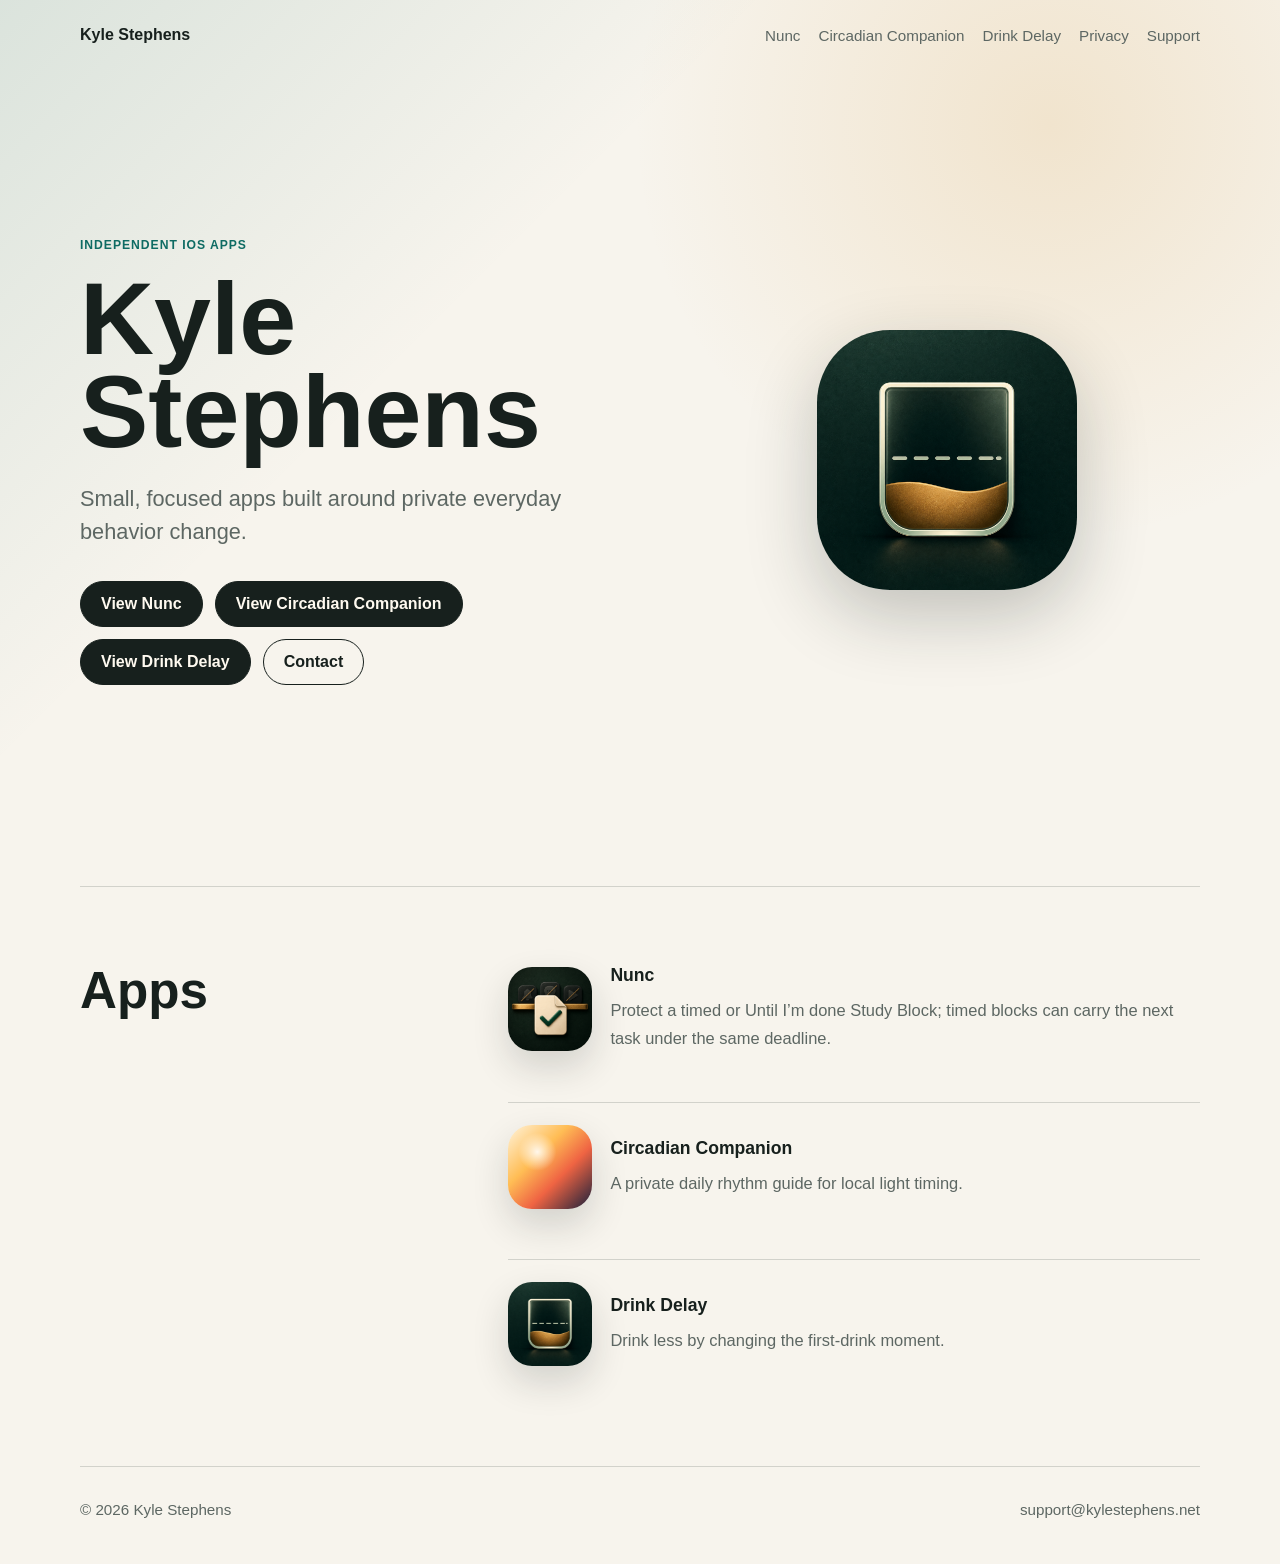
<file: index.html>
<!doctype html>
<html lang="en">
  <head>
    <meta charset="utf-8">
    <meta name="viewport" content="width=device-width, initial-scale=1">
    <title>Kyle Stephens</title>
    <meta name="description" content="Apps by Kyle Stephens.">
    <link rel="icon" href="/assets/shift-tiktok-app-icon.png">
    <link rel="stylesheet" href="/styles-20260625.css">
  </head>
  <body>
    <header class="site-header">
      <a class="brand" href="/">Kyle Stephens</a>
      <nav class="nav" aria-label="Primary">
        <a href="/nunc/">Nunc</a>
        <a href="/circadian-companion/">Circadian Companion</a>
        <a href="/drink-delay/">Drink Delay</a>
        <a href="/drink-delay/privacy/">Privacy</a>
        <a href="/drink-delay/support/">Support</a>
      </nav>
    </header>

    <main>
      <section class="hero">
        <div>
          <p class="eyebrow">Independent iOS apps</p>
          <h1>Kyle Stephens</h1>
          <p class="hero-copy">
            Small, focused apps built around private everyday behavior change.
          </p>
          <div class="actions">
            <a class="button primary" href="/nunc/">View Nunc</a>
            <a class="button primary" href="/circadian-companion/">View Circadian Companion</a>
            <a class="button primary" href="/drink-delay/">View Drink Delay</a>
            <a class="button" href="mailto:support@kylestephens.net">Contact</a>
          </div>
        </div>
        <div class="visual" aria-hidden="true">
          <img class="app-icon" src="/assets/shift-tiktok-app-icon.png" alt="">
        </div>
      </section>

      <section class="section section-grid">
        <div>
          <h2>Apps</h2>
        </div>
        <div class="app-list">
          <a class="app-row" href="/nunc/">
            <img src="/assets/one-task-app-icon.png" alt="Nunc app icon">
            <span>
              <h3>Nunc</h3>
              <p>Protect a timed or Until I’m done Study Block; timed blocks can carry the next task under the same deadline.</p>
            </span>
          </a>
          <a class="app-row" href="/circadian-companion/">
            <span class="app-mark circadian-mark" aria-hidden="true"></span>
            <span>
              <h3>Circadian Companion</h3>
              <p>A private daily rhythm guide for local light timing.</p>
            </span>
          </a>
          <a class="app-row" href="/drink-delay/">
            <img src="/assets/shift-tiktok-app-icon.png" alt="Drink Delay app icon">
            <span>
              <h3>Drink Delay</h3>
              <p>Drink less by changing the first-drink moment.</p>
            </span>
          </a>
        </div>
      </section>
    </main>

    <footer class="site-footer">
      <span>&copy; 2026 Kyle Stephens</span>
      <span><a href="mailto:support@kylestephens.net">support@kylestephens.net</a></span>
    </footer>
  </body>
</html>
</file>
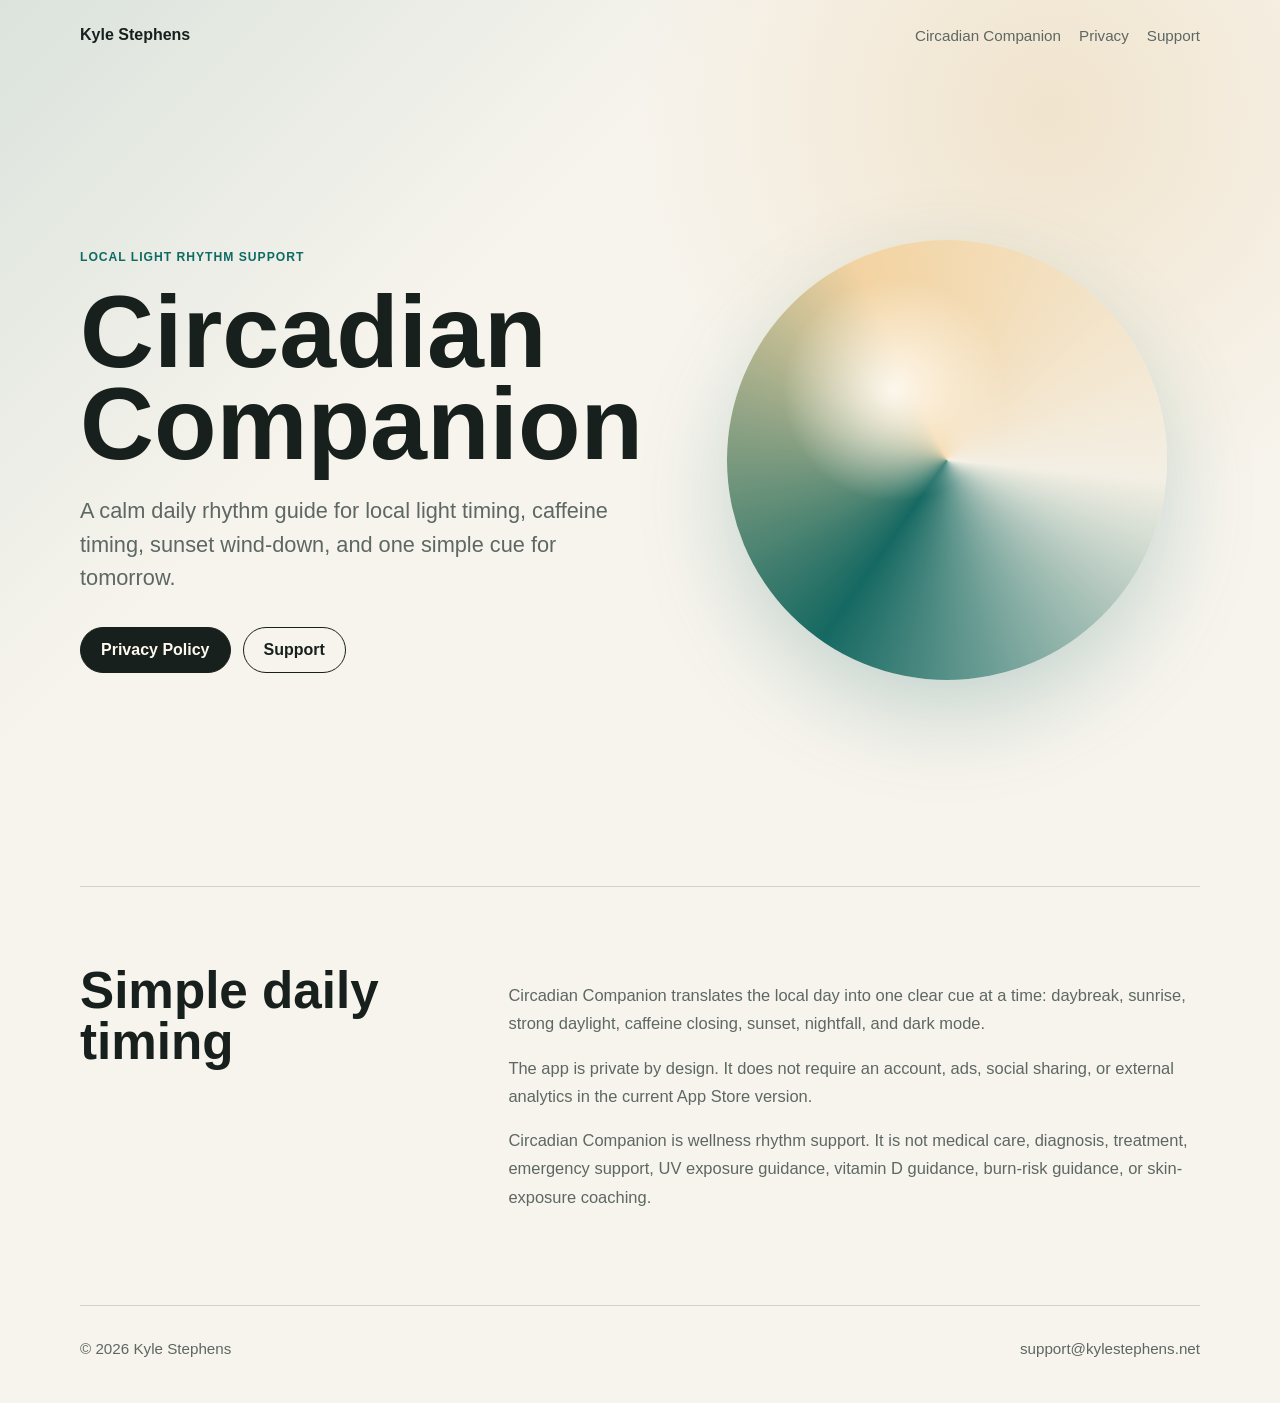
<file: circadian-companion/index.html>
<!doctype html>
<html lang="en">
  <head>
    <meta charset="utf-8">
    <meta name="viewport" content="width=device-width, initial-scale=1">
    <title>Circadian Companion</title>
    <meta name="description" content="Circadian Companion helps you follow local light, caffeine, sunset, and tomorrow timing.">
    <link rel="stylesheet" href="/styles-20260625.css">
  </head>
  <body>
    <header class="site-header">
      <a class="brand" href="/">Kyle Stephens</a>
      <nav class="nav" aria-label="Primary">
        <a href="/circadian-companion/">Circadian Companion</a>
        <a href="/circadian-companion/privacy/">Privacy</a>
        <a href="/circadian-companion/support/">Support</a>
      </nav>
    </header>

    <main>
      <section class="hero">
        <div>
          <p class="eyebrow">Local light rhythm support</p>
          <h1>Circadian Companion</h1>
          <p class="hero-copy">
            A calm daily rhythm guide for local light timing, caffeine timing, sunset wind-down, and one simple cue for tomorrow.
          </p>
          <div class="actions">
            <a class="button primary" href="/circadian-companion/privacy/">Privacy Policy</a>
            <a class="button" href="/circadian-companion/support/">Support</a>
          </div>
        </div>
        <div class="visual" aria-hidden="true"></div>
      </section>

      <section class="section section-grid">
        <div>
          <h2>Simple daily timing</h2>
        </div>
        <div>
          <p>
            Circadian Companion translates the local day into one clear cue at a time: daybreak, sunrise, strong daylight, caffeine closing, sunset, nightfall, and dark mode.
          </p>
          <p>
            The app is private by design. It does not require an account, ads, social sharing, or external analytics in the current App Store version.
          </p>
          <p>
            Circadian Companion is wellness rhythm support. It is not medical care, diagnosis, treatment, emergency support, UV exposure guidance, vitamin D guidance, burn-risk guidance, or skin-exposure coaching.
          </p>
        </div>
      </section>
    </main>

    <footer class="site-footer">
      <span>&copy; 2026 Kyle Stephens</span>
      <span><a href="mailto:support@kylestephens.net">support@kylestephens.net</a></span>
    </footer>
  </body>
</html>
</file>
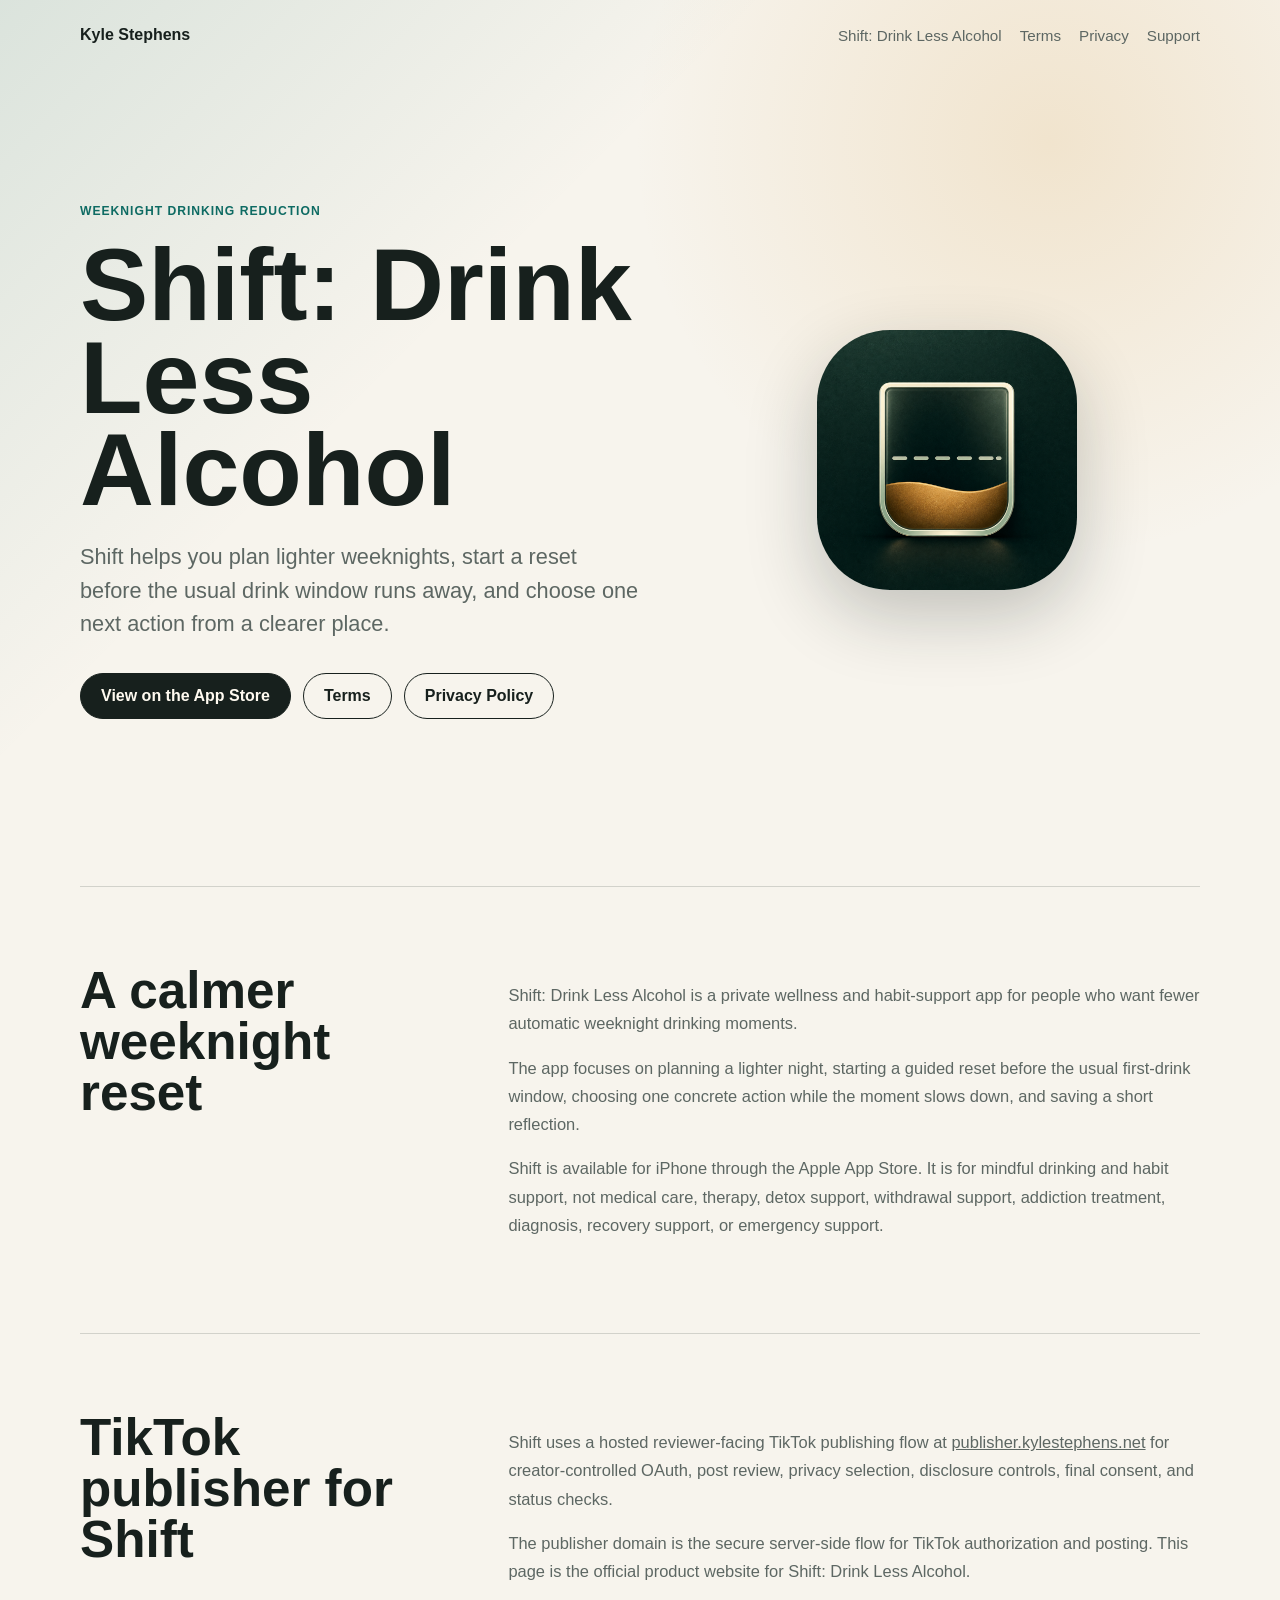
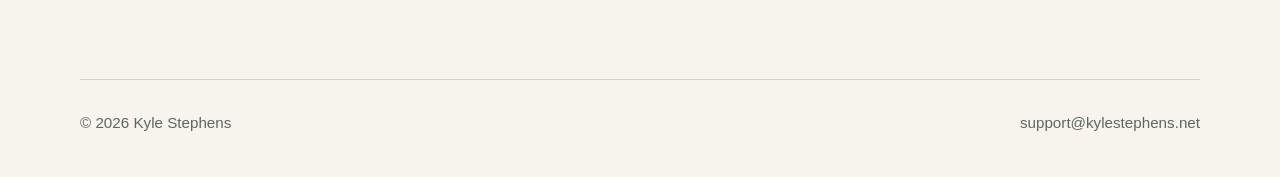
<file: drink-delay/index.html>
<!doctype html>
<html lang="en">
  <head>
    <meta charset="utf-8">
    <meta name="viewport" content="width=device-width, initial-scale=1">
    <title>Shift: Drink Less Alcohol</title>
    <meta name="description" content="Shift: Drink Less Alcohol helps people plan lighter weeknights and pause before the usual first drink.">
    <link rel="icon" href="/assets/shift-tiktok-app-icon.png">
    <link rel="stylesheet" href="/styles-20260625.css">
  </head>
  <body>
    <header class="site-header">
      <a class="brand" href="/">Kyle Stephens</a>
      <nav class="nav" aria-label="Primary">
        <a href="/drink-delay/">Shift: Drink Less Alcohol</a>
        <a href="/drink-delay/terms/">Terms</a>
        <a href="/drink-delay/privacy/">Privacy</a>
        <a href="/drink-delay/support/">Support</a>
      </nav>
    </header>

    <main>
      <section class="hero">
        <div>
          <p class="eyebrow">Weeknight drinking reduction</p>
          <h1>Shift: Drink Less Alcohol</h1>
          <p class="hero-copy">
            Shift helps you plan lighter weeknights, start a reset before the usual drink window runs away, and choose one next action from a clearer place.
          </p>
          <div class="actions">
            <a class="button primary" href="https://apps.apple.com/us/app/shift-drink-less-alcohol/id6771236605">View on the App Store</a>
            <a class="button" href="/drink-delay/terms/">Terms</a>
            <a class="button" href="/drink-delay/privacy/">Privacy Policy</a>
          </div>
        </div>
        <div class="visual" aria-hidden="true">
          <img class="app-icon" src="/assets/shift-tiktok-app-icon.png" alt="">
        </div>
      </section>

      <section class="section section-grid">
        <div>
          <h2>A calmer weeknight reset</h2>
        </div>
        <div>
          <p>
            Shift: Drink Less Alcohol is a private wellness and habit-support app for people who want fewer automatic weeknight drinking moments.
          </p>
          <p>
            The app focuses on planning a lighter night, starting a guided reset before the usual first-drink window, choosing one concrete action while the moment slows down, and saving a short reflection.
          </p>
          <p>
            Shift is available for iPhone through the Apple App Store. It is for mindful drinking and habit support, not medical care, therapy, detox support, withdrawal support, addiction treatment, diagnosis, recovery support, or emergency support.
          </p>
        </div>
      </section>

      <section class="section section-grid">
        <div>
          <h2>TikTok publisher for Shift</h2>
        </div>
        <div>
          <p>
            Shift uses a hosted reviewer-facing TikTok publishing flow at <a href="https://publisher.kylestephens.net/">publisher.kylestephens.net</a> for creator-controlled OAuth, post review, privacy selection, disclosure controls, final consent, and status checks.
          </p>
          <p>
            The publisher domain is the secure server-side flow for TikTok authorization and posting. This page is the official product website for Shift: Drink Less Alcohol.
          </p>
        </div>
      </section>
    </main>

    <footer class="site-footer">
      <span>&copy; 2026 Kyle Stephens</span>
      <span><a href="mailto:support@kylestephens.net">support@kylestephens.net</a></span>
    </footer>
  </body>
</html>
</file>
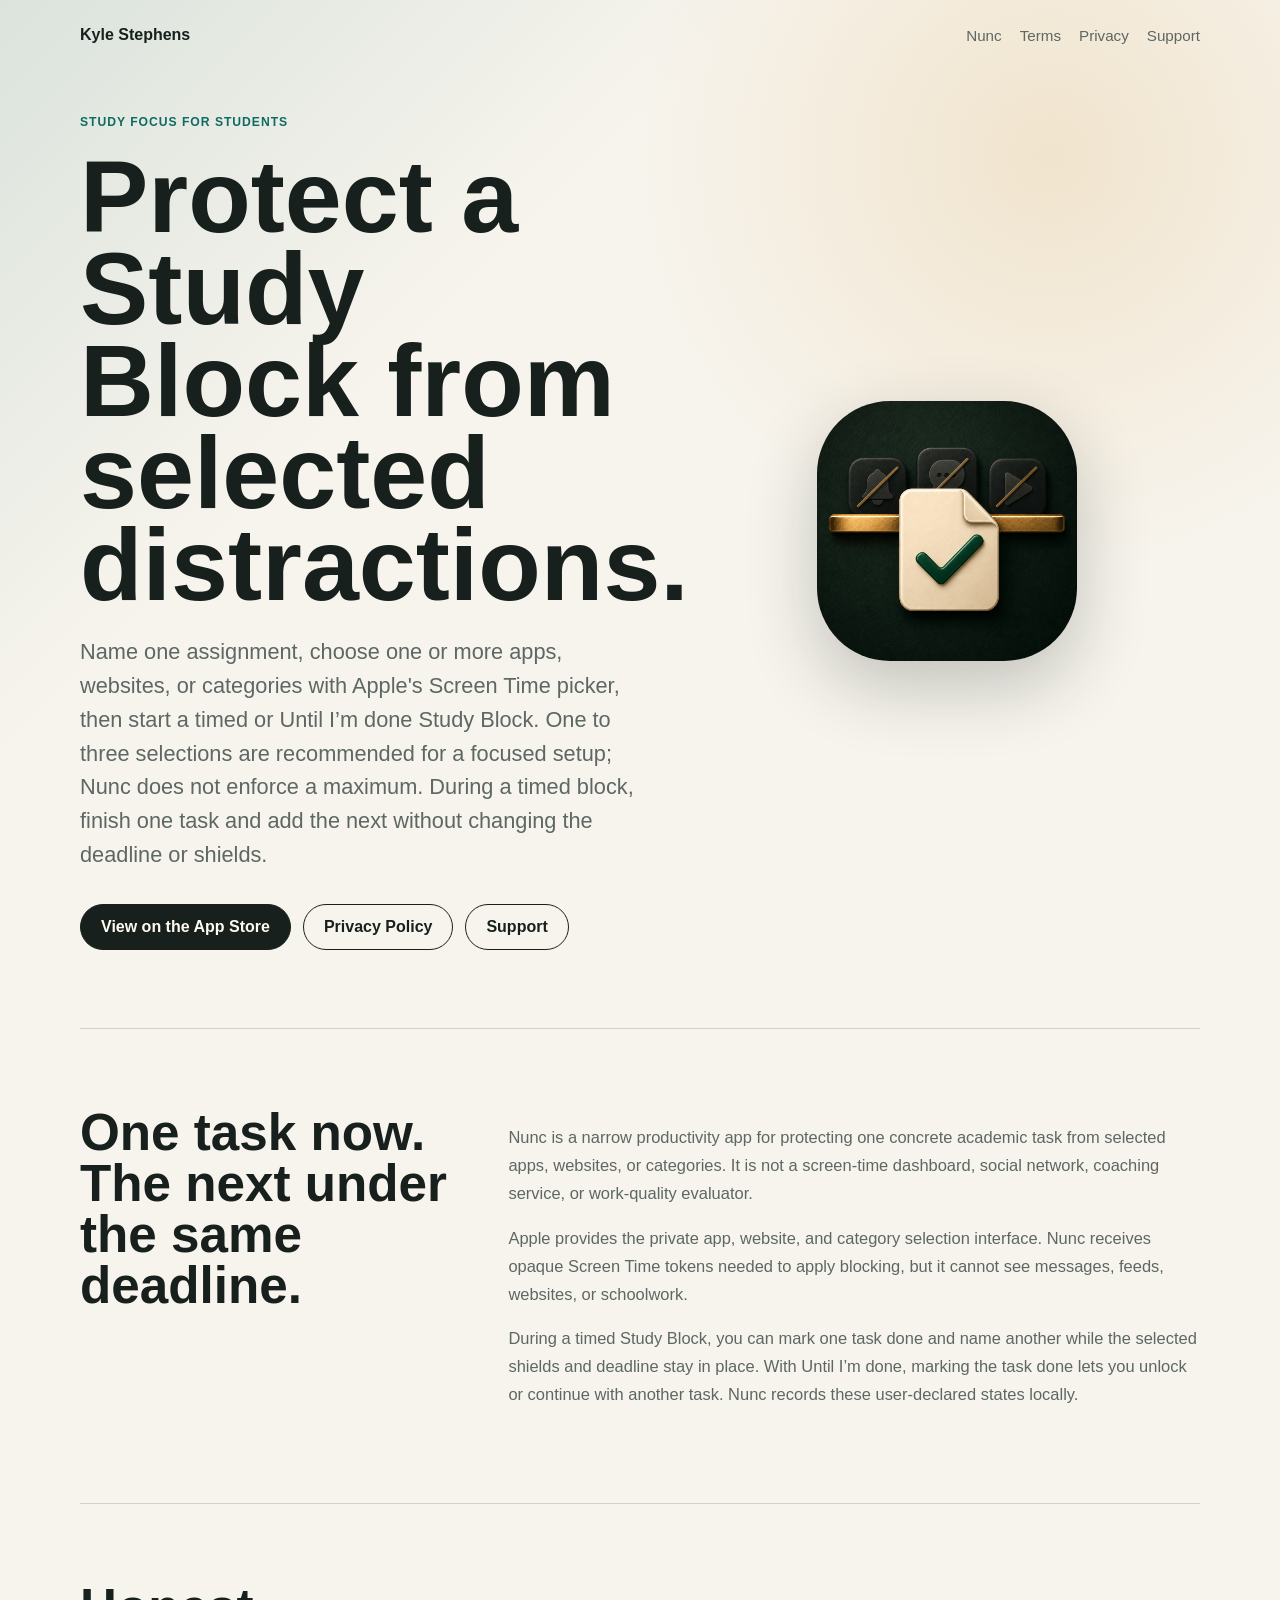
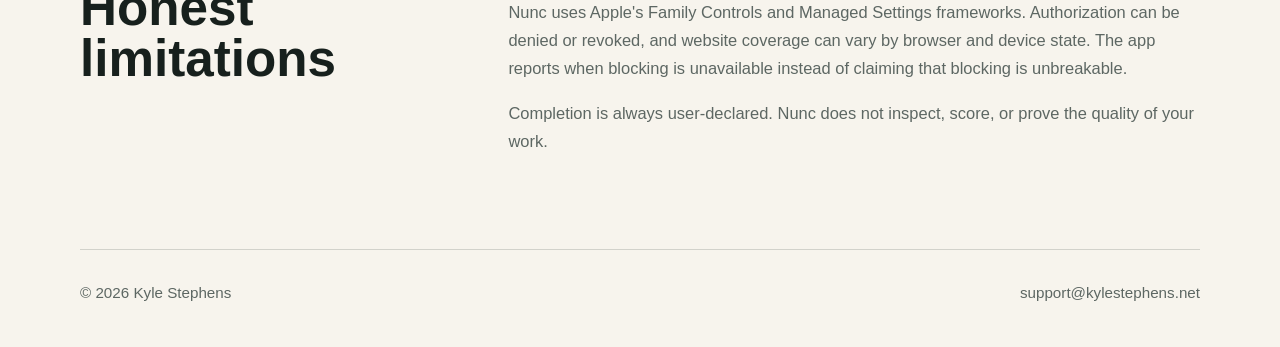
<file: nunc/index.html>
<!doctype html>
<html lang="en">
  <head>
    <meta charset="utf-8">
    <meta name="viewport" content="width=device-width, initial-scale=1">
    <title>Nunc: Screen Time Control</title>
    <meta name="description" content="Nunc helps college students protect a Study Block from one or more selected apps, websites, or categories while they focus on one concrete task at a time.">
    <link rel="icon" href="/assets/one-task-app-icon.png">
    <link rel="stylesheet" href="/styles-20260625.css">
  </head>
  <body>
    <header class="site-header">
      <a class="brand" href="/">Kyle Stephens</a>
      <nav class="nav" aria-label="Primary">
        <a href="/nunc/">Nunc</a>
        <a href="https://www.apple.com/legal/internet-services/itunes/dev/stdeula/">Terms</a>
        <a href="/nunc/privacy/">Privacy</a>
        <a href="/nunc/support/">Support</a>
      </nav>
    </header>

    <main>
      <section class="hero">
        <div>
          <p class="eyebrow">Study focus for students</p>
          <h1>Protect a Study Block from selected distractions.</h1>
          <p class="hero-copy">
            Name one assignment, choose one or more apps, websites, or categories with Apple's Screen Time picker, then start a timed or Until I’m done Study Block. One to three selections are recommended for a focused setup; Nunc does not enforce a maximum. During a timed block, finish one task and add the next without changing the deadline or shields.
          </p>
          <div class="actions">
            <a class="button primary" href="https://apps.apple.com/us/app/id6785309151">View on the App Store</a>
            <a class="button" href="/nunc/privacy/">Privacy Policy</a>
            <a class="button" href="/nunc/support/">Support</a>
          </div>
        </div>
        <div class="visual" aria-hidden="true">
          <img class="app-icon" src="/assets/one-task-app-icon.png" alt="">
        </div>
      </section>

      <section class="section section-grid">
        <div>
          <h2>One task now. The next under the same deadline.</h2>
        </div>
        <div>
          <p>
            Nunc is a narrow productivity app for protecting one concrete academic task from selected apps, websites, or categories. It is not a screen-time dashboard, social network, coaching service, or work-quality evaluator.
          </p>
          <p>
            Apple provides the private app, website, and category selection interface. Nunc receives opaque Screen Time tokens needed to apply blocking, but it cannot see messages, feeds, websites, or schoolwork.
          </p>
          <p>
            During a timed Study Block, you can mark one task done and name another while the selected shields and deadline stay in place. With Until I’m done, marking the task done lets you unlock or continue with another task. Nunc records these user-declared states locally.
          </p>
        </div>
      </section>

      <section class="section section-grid">
        <div>
          <h2>Honest limitations</h2>
        </div>
        <div>
          <p>
            Nunc uses Apple's Family Controls and Managed Settings frameworks. Authorization can be denied or revoked, and website coverage can vary by browser and device state. The app reports when blocking is unavailable instead of claiming that blocking is unbreakable.
          </p>
          <p>
            Completion is always user-declared. Nunc does not inspect, score, or prove the quality of your work.
          </p>
        </div>
      </section>
    </main>

    <footer class="site-footer">
      <span>&copy; 2026 Kyle Stephens</span>
      <span><a href="mailto:support@kylestephens.net">support@kylestephens.net</a></span>
    </footer>
  </body>
</html>
</file>
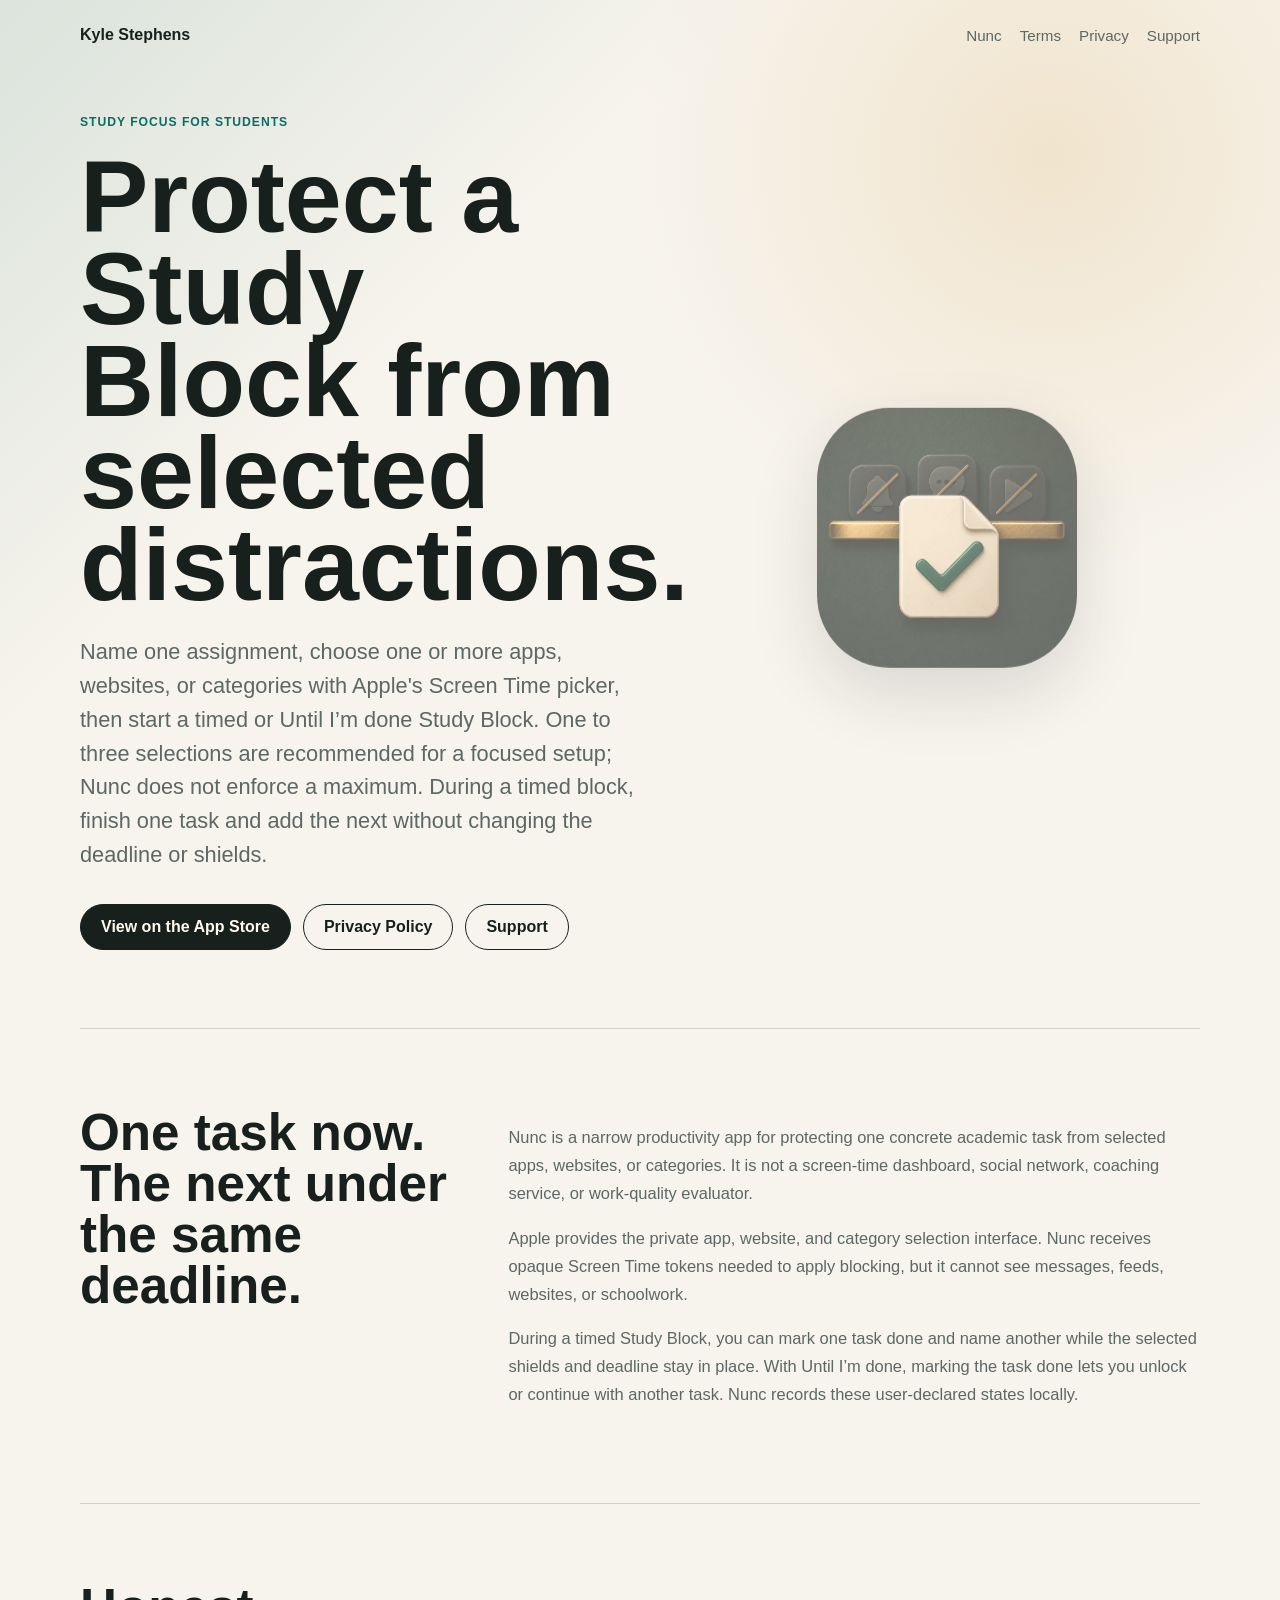
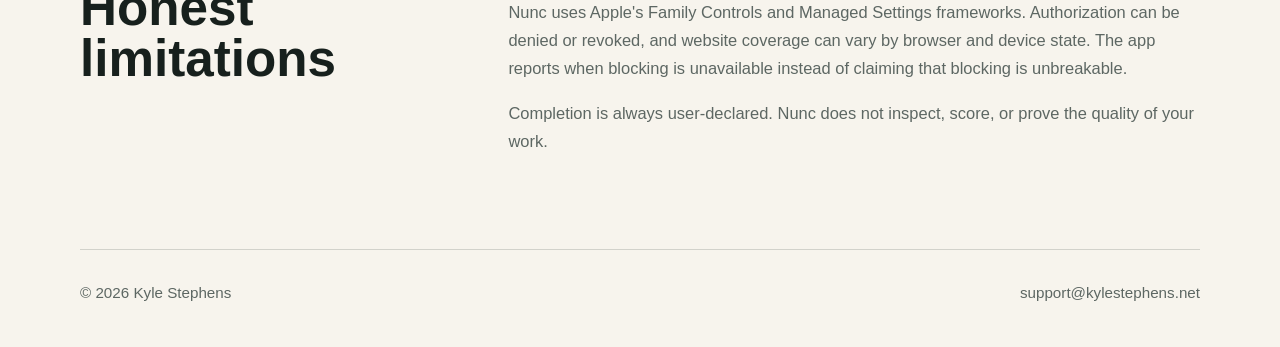
<file: one-task/index.html>
<!doctype html>
<html lang="en">
  <head>
    <meta charset="utf-8">
    <meta name="viewport" content="width=device-width, initial-scale=1">
    <title>Nunc: Screen Time Control</title>
    <meta name="description" content="Nunc has moved to its canonical website.">
    <link rel="canonical" href="https://kylestephens.net/nunc/">
    <meta http-equiv="refresh" content="0; url=/nunc/">
    <link rel="icon" href="/assets/one-task-app-icon.png">
    <link rel="stylesheet" href="/styles-20260625.css">
  </head>
  <body>
    <main class="legal-page">
      <h1>Nunc</h1>
      <p>This page has moved to <a href="/nunc/">Nunc: Screen Time Control</a>.</p>
    </main>
  </body>
</html>
</file>
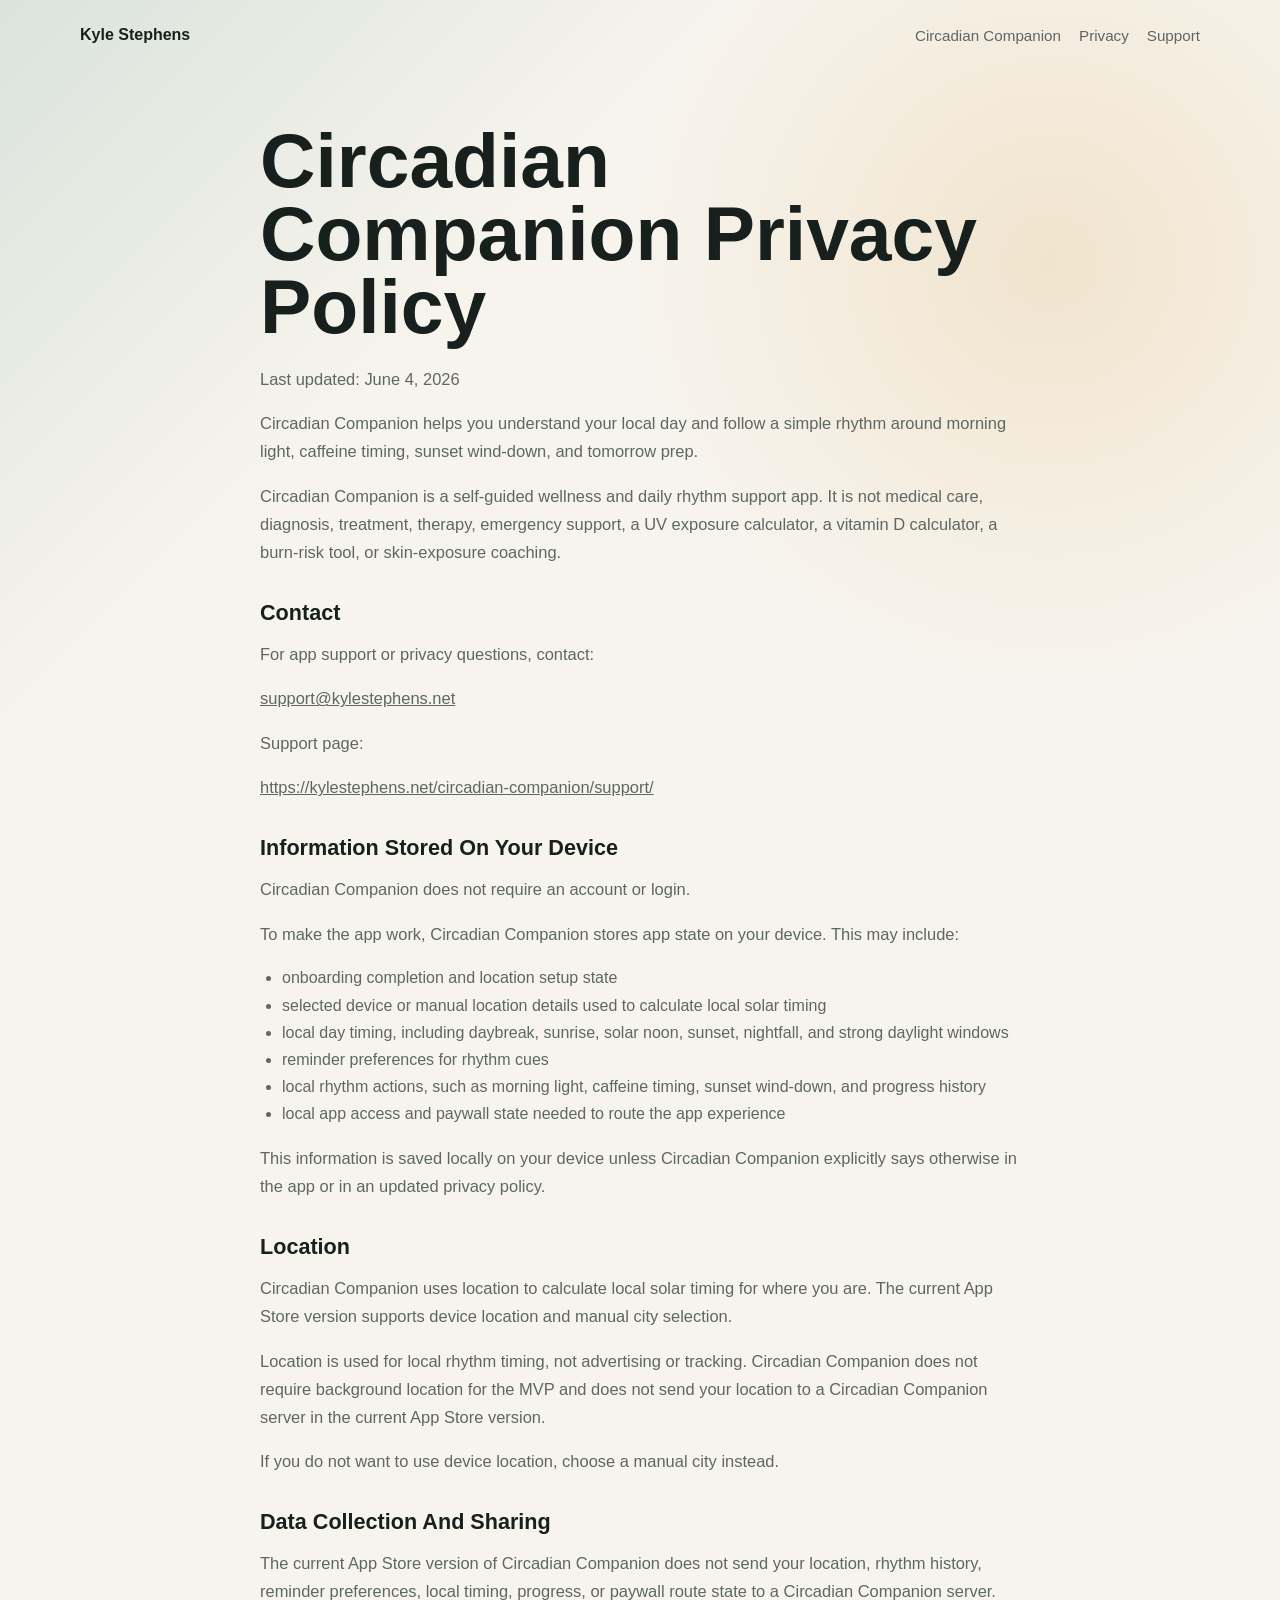
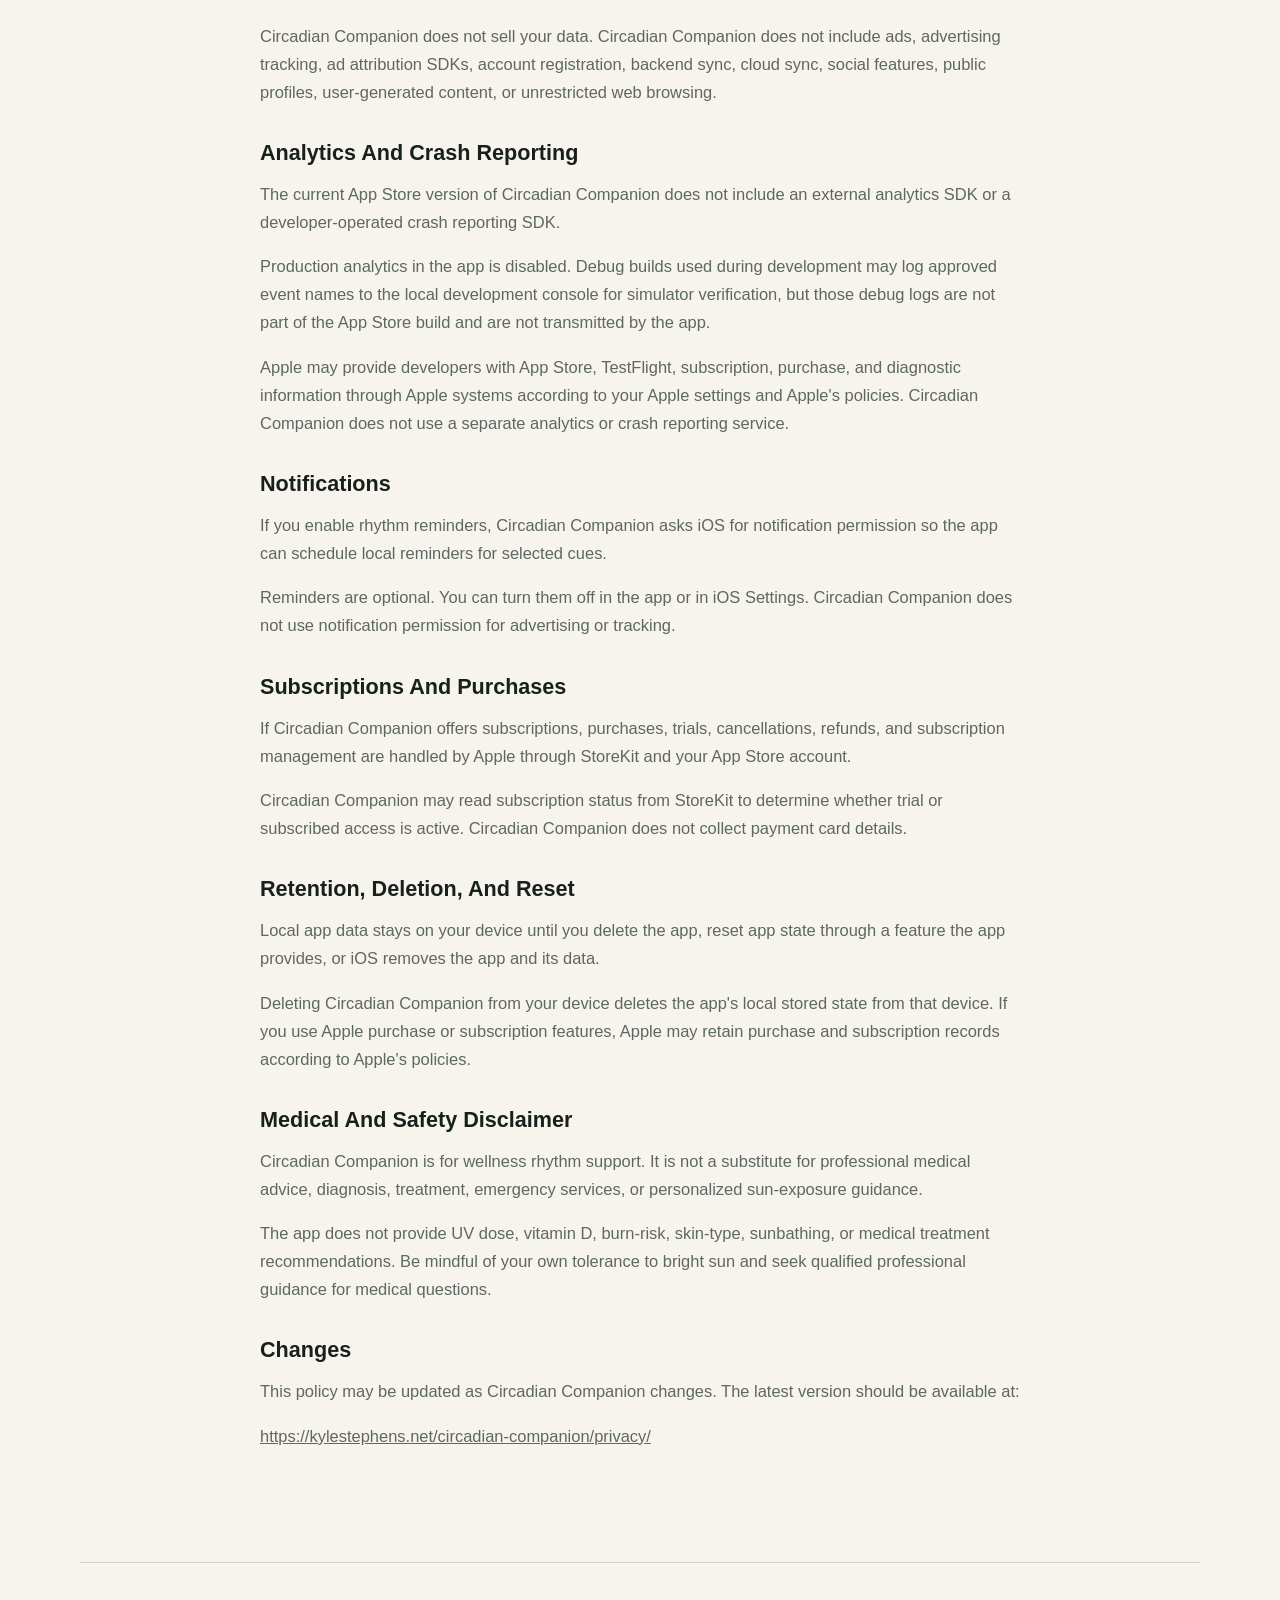
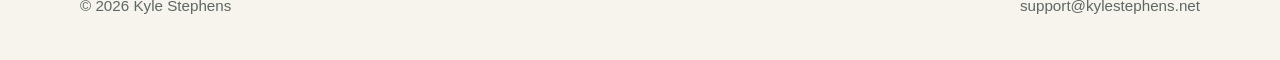
<file: circadian-companion/privacy/index.html>
<!doctype html>
<html lang="en">
  <head>
    <meta charset="utf-8">
    <meta name="viewport" content="width=device-width, initial-scale=1">
    <title>Circadian Companion Privacy Policy</title>
    <meta name="description" content="Privacy policy for Circadian Companion.">
    <link rel="stylesheet" href="/styles-20260625.css">
  </head>
  <body>
    <header class="site-header">
      <a class="brand" href="/">Kyle Stephens</a>
      <nav class="nav" aria-label="Primary">
        <a href="/circadian-companion/">Circadian Companion</a>
        <a href="/circadian-companion/privacy/">Privacy</a>
        <a href="/circadian-companion/support/">Support</a>
      </nav>
    </header>

    <main class="legal-page">
      <h1>Circadian Companion Privacy Policy</h1>
      <p>Last updated: June 4, 2026</p>

      <p>Circadian Companion helps you understand your local day and follow a simple rhythm around morning light, caffeine timing, sunset wind-down, and tomorrow prep.</p>
      <p>Circadian Companion is a self-guided wellness and daily rhythm support app. It is not medical care, diagnosis, treatment, therapy, emergency support, a UV exposure calculator, a vitamin D calculator, a burn-risk tool, or skin-exposure coaching.</p>

      <h2>Contact</h2>
      <p>For app support or privacy questions, contact:</p>
      <p><a href="mailto:support@kylestephens.net">support@kylestephens.net</a></p>
      <p>Support page:</p>
      <p><a href="https://kylestephens.net/circadian-companion/support/">https://kylestephens.net/circadian-companion/support/</a></p>

      <h2>Information Stored On Your Device</h2>
      <p>Circadian Companion does not require an account or login.</p>
      <p>To make the app work, Circadian Companion stores app state on your device. This may include:</p>
      <ul>
        <li>onboarding completion and location setup state</li>
        <li>selected device or manual location details used to calculate local solar timing</li>
        <li>local day timing, including daybreak, sunrise, solar noon, sunset, nightfall, and strong daylight windows</li>
        <li>reminder preferences for rhythm cues</li>
        <li>local rhythm actions, such as morning light, caffeine timing, sunset wind-down, and progress history</li>
        <li>local app access and paywall state needed to route the app experience</li>
      </ul>
      <p>This information is saved locally on your device unless Circadian Companion explicitly says otherwise in the app or in an updated privacy policy.</p>

      <h2>Location</h2>
      <p>Circadian Companion uses location to calculate local solar timing for where you are. The current App Store version supports device location and manual city selection.</p>
      <p>Location is used for local rhythm timing, not advertising or tracking. Circadian Companion does not require background location for the MVP and does not send your location to a Circadian Companion server in the current App Store version.</p>
      <p>If you do not want to use device location, choose a manual city instead.</p>

      <h2>Data Collection And Sharing</h2>
      <p>The current App Store version of Circadian Companion does not send your location, rhythm history, reminder preferences, local timing, progress, or paywall route state to a Circadian Companion server.</p>
      <p>Circadian Companion does not sell your data. Circadian Companion does not include ads, advertising tracking, ad attribution SDKs, account registration, backend sync, cloud sync, social features, public profiles, user-generated content, or unrestricted web browsing.</p>

      <h2>Analytics And Crash Reporting</h2>
      <p>The current App Store version of Circadian Companion does not include an external analytics SDK or a developer-operated crash reporting SDK.</p>
      <p>Production analytics in the app is disabled. Debug builds used during development may log approved event names to the local development console for simulator verification, but those debug logs are not part of the App Store build and are not transmitted by the app.</p>
      <p>Apple may provide developers with App Store, TestFlight, subscription, purchase, and diagnostic information through Apple systems according to your Apple settings and Apple's policies. Circadian Companion does not use a separate analytics or crash reporting service.</p>

      <h2>Notifications</h2>
      <p>If you enable rhythm reminders, Circadian Companion asks iOS for notification permission so the app can schedule local reminders for selected cues.</p>
      <p>Reminders are optional. You can turn them off in the app or in iOS Settings. Circadian Companion does not use notification permission for advertising or tracking.</p>

      <h2>Subscriptions And Purchases</h2>
      <p>If Circadian Companion offers subscriptions, purchases, trials, cancellations, refunds, and subscription management are handled by Apple through StoreKit and your App Store account.</p>
      <p>Circadian Companion may read subscription status from StoreKit to determine whether trial or subscribed access is active. Circadian Companion does not collect payment card details.</p>

      <h2>Retention, Deletion, And Reset</h2>
      <p>Local app data stays on your device until you delete the app, reset app state through a feature the app provides, or iOS removes the app and its data.</p>
      <p>Deleting Circadian Companion from your device deletes the app's local stored state from that device. If you use Apple purchase or subscription features, Apple may retain purchase and subscription records according to Apple's policies.</p>

      <h2>Medical And Safety Disclaimer</h2>
      <p>Circadian Companion is for wellness rhythm support. It is not a substitute for professional medical advice, diagnosis, treatment, emergency services, or personalized sun-exposure guidance.</p>
      <p>The app does not provide UV dose, vitamin D, burn-risk, skin-type, sunbathing, or medical treatment recommendations. Be mindful of your own tolerance to bright sun and seek qualified professional guidance for medical questions.</p>

      <h2>Changes</h2>
      <p>This policy may be updated as Circadian Companion changes. The latest version should be available at:</p>
      <p><a href="https://kylestephens.net/circadian-companion/privacy/">https://kylestephens.net/circadian-companion/privacy/</a></p>
    </main>

    <footer class="site-footer">
      <span>&copy; 2026 Kyle Stephens</span>
      <span><a href="mailto:support@kylestephens.net">support@kylestephens.net</a></span>
    </footer>
  </body>
</html>
</file>
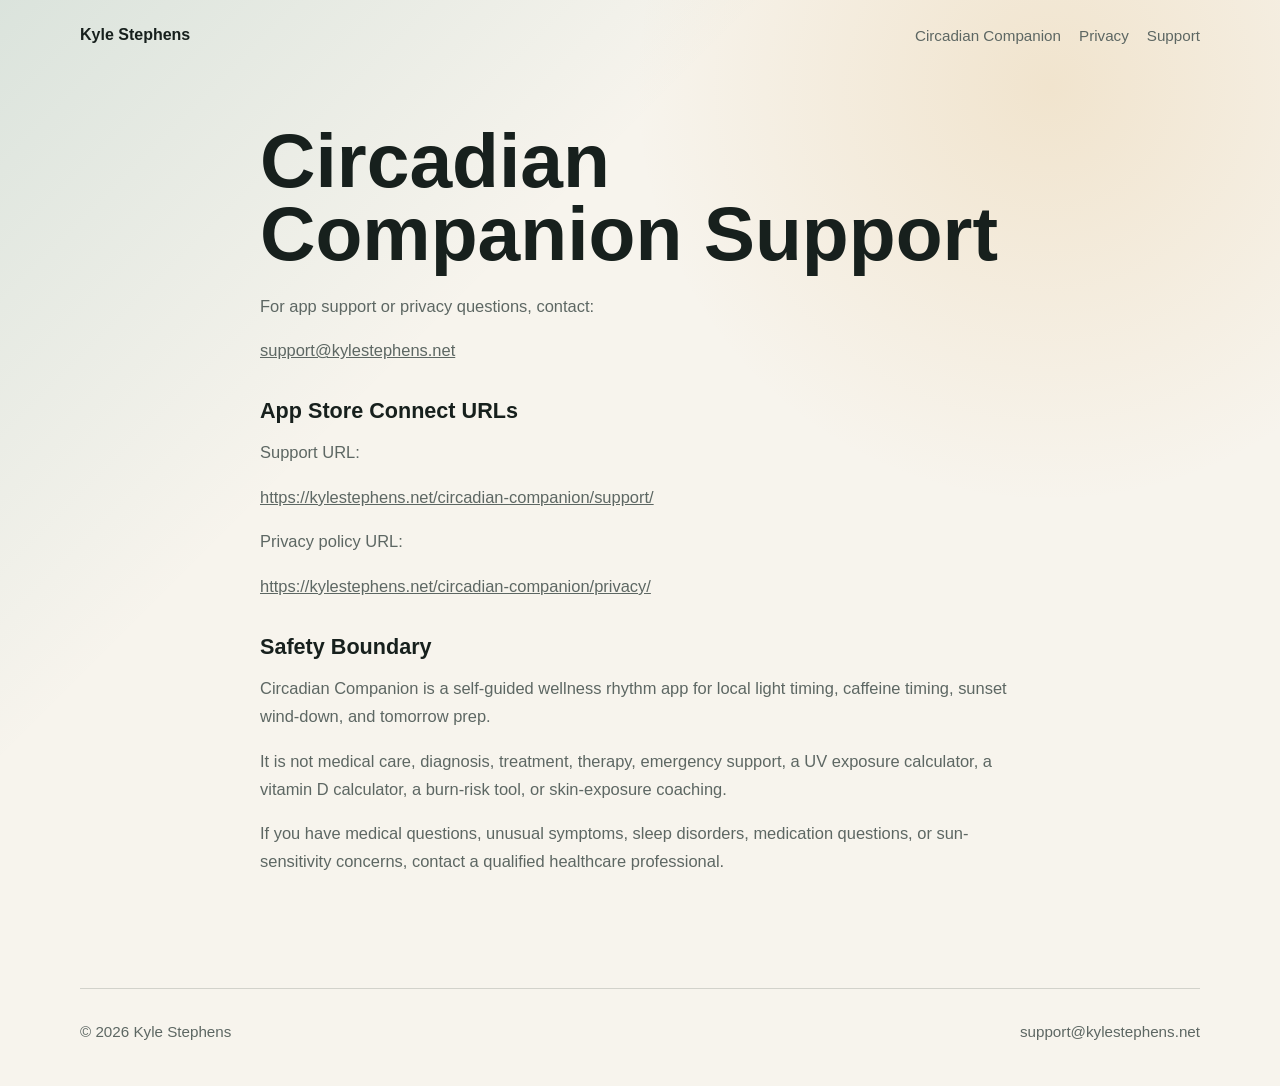
<file: circadian-companion/support/index.html>
<!doctype html>
<html lang="en">
  <head>
    <meta charset="utf-8">
    <meta name="viewport" content="width=device-width, initial-scale=1">
    <title>Circadian Companion Support</title>
    <meta name="description" content="Support information for Circadian Companion.">
    <link rel="stylesheet" href="/styles-20260625.css">
  </head>
  <body>
    <header class="site-header">
      <a class="brand" href="/">Kyle Stephens</a>
      <nav class="nav" aria-label="Primary">
        <a href="/circadian-companion/">Circadian Companion</a>
        <a href="/circadian-companion/privacy/">Privacy</a>
        <a href="/circadian-companion/support/">Support</a>
      </nav>
    </header>

    <main class="legal-page">
      <h1>Circadian Companion Support</h1>

      <p>For app support or privacy questions, contact:</p>
      <p><a href="mailto:support@kylestephens.net">support@kylestephens.net</a></p>

      <h2>App Store Connect URLs</h2>
      <p>Support URL:</p>
      <p><a href="https://kylestephens.net/circadian-companion/support/">https://kylestephens.net/circadian-companion/support/</a></p>
      <p>Privacy policy URL:</p>
      <p><a href="https://kylestephens.net/circadian-companion/privacy/">https://kylestephens.net/circadian-companion/privacy/</a></p>

      <h2>Safety Boundary</h2>
      <p>Circadian Companion is a self-guided wellness rhythm app for local light timing, caffeine timing, sunset wind-down, and tomorrow prep.</p>
      <p>It is not medical care, diagnosis, treatment, therapy, emergency support, a UV exposure calculator, a vitamin D calculator, a burn-risk tool, or skin-exposure coaching.</p>
      <p>If you have medical questions, unusual symptoms, sleep disorders, medication questions, or sun-sensitivity concerns, contact a qualified healthcare professional.</p>
    </main>

    <footer class="site-footer">
      <span>&copy; 2026 Kyle Stephens</span>
      <span><a href="mailto:support@kylestephens.net">support@kylestephens.net</a></span>
    </footer>
  </body>
</html>
</file>
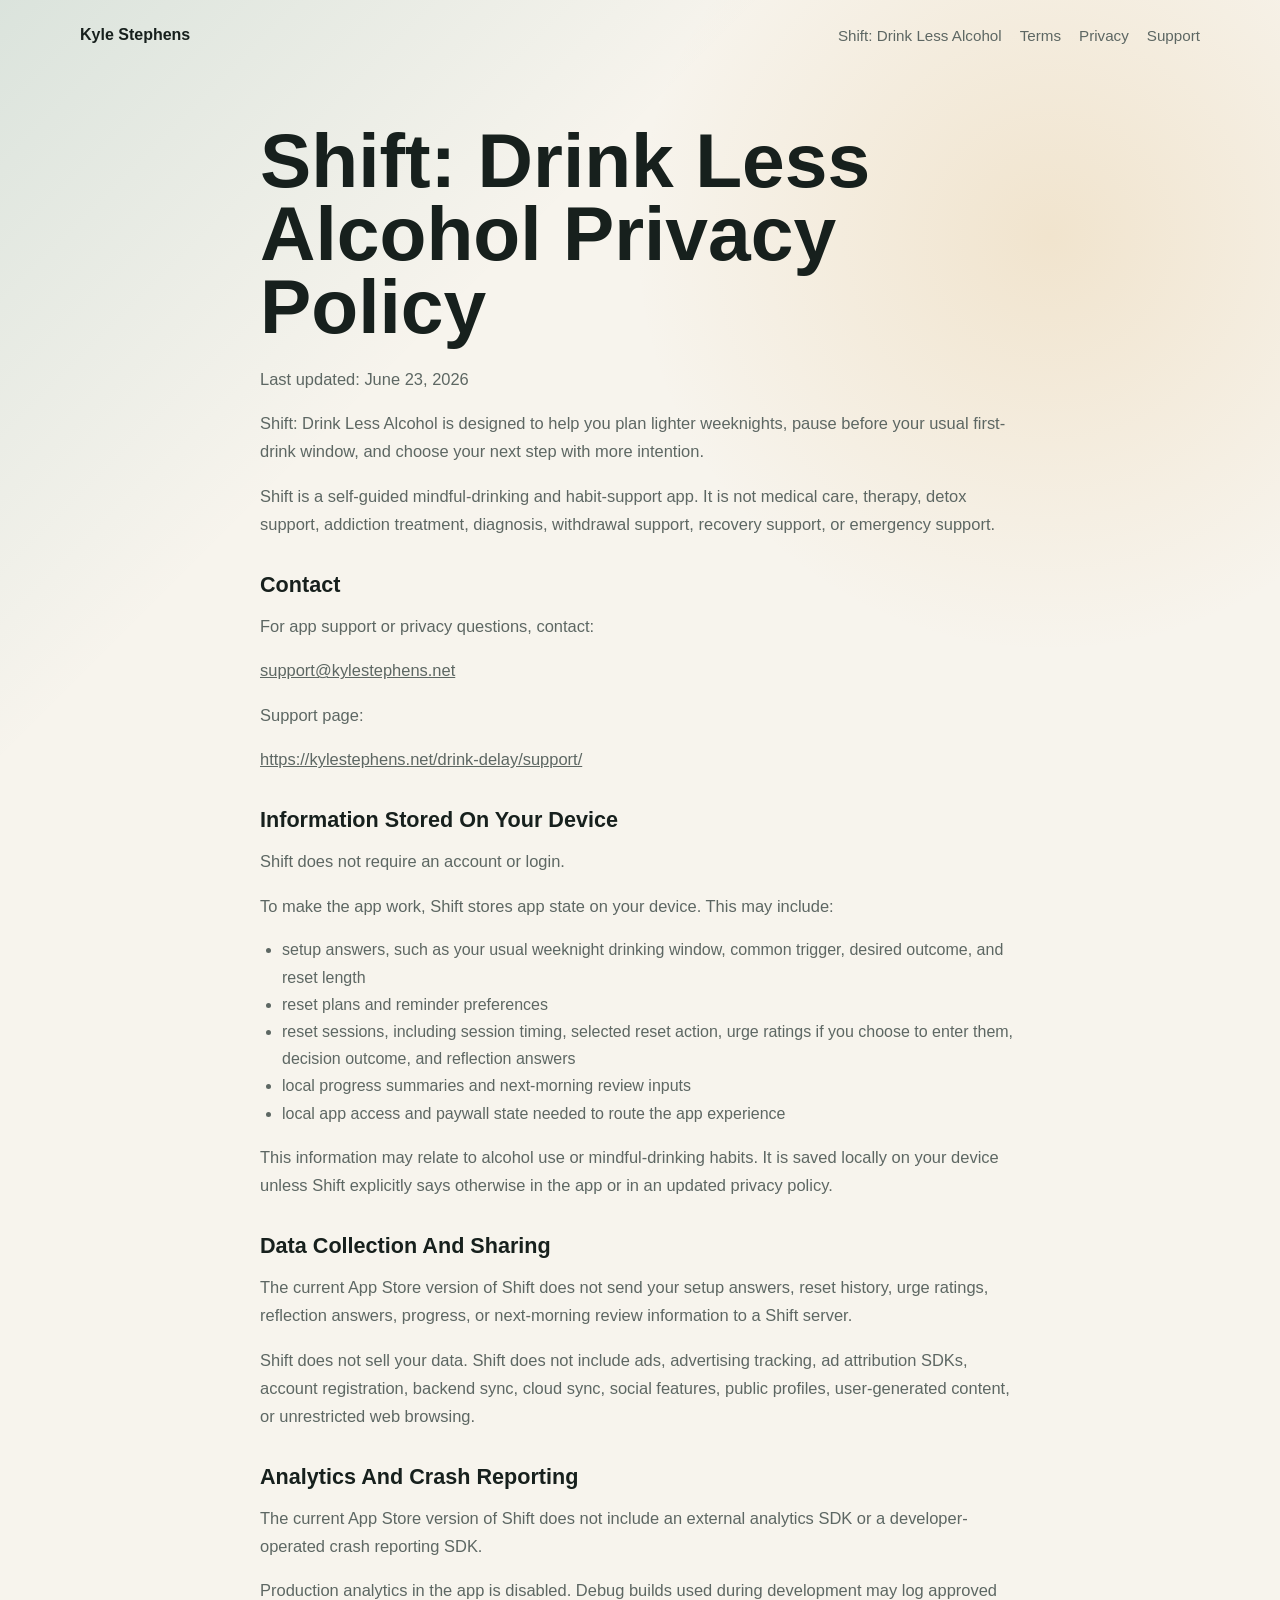
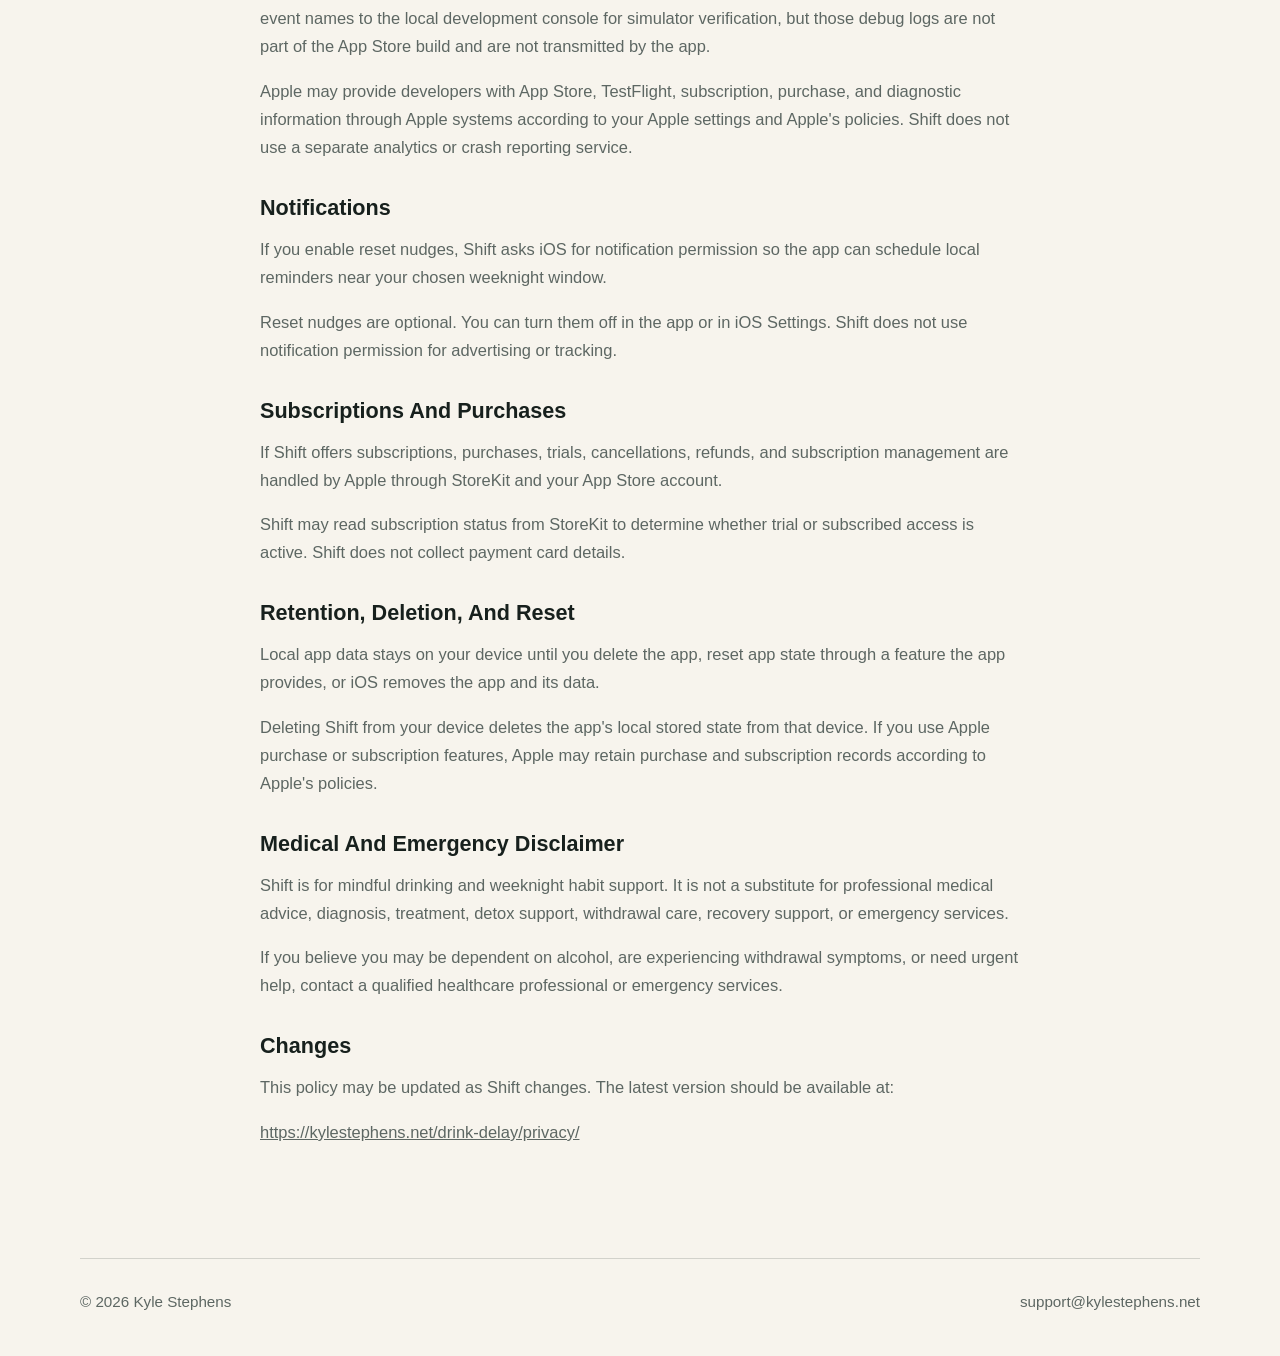
<file: drink-delay/privacy/index.html>
<!doctype html>
<html lang="en">
  <head>
    <meta charset="utf-8">
    <meta name="viewport" content="width=device-width, initial-scale=1">
    <title>Shift: Drink Less Alcohol Privacy Policy</title>
    <meta name="description" content="Privacy policy for Shift: Drink Less Alcohol.">
    <link rel="icon" href="/assets/shift-tiktok-app-icon.png">
    <link rel="stylesheet" href="/styles-20260625.css">
  </head>
  <body>
    <header class="site-header">
      <a class="brand" href="/">Kyle Stephens</a>
      <nav class="nav" aria-label="Primary">
        <a href="/drink-delay/">Shift: Drink Less Alcohol</a>
        <a href="/drink-delay/terms/">Terms</a>
        <a href="/drink-delay/privacy/">Privacy</a>
        <a href="/drink-delay/support/">Support</a>
      </nav>
    </header>

    <main class="legal-page">
      <h1>Shift: Drink Less Alcohol Privacy Policy</h1>
      <p>Last updated: June 23, 2026</p>

      <p>Shift: Drink Less Alcohol is designed to help you plan lighter weeknights, pause before your usual first-drink window, and choose your next step with more intention.</p>

      <p>Shift is a self-guided mindful-drinking and habit-support app. It is not medical care, therapy, detox support, addiction treatment, diagnosis, withdrawal support, recovery support, or emergency support.</p>

      <h2>Contact</h2>
      <p>For app support or privacy questions, contact:</p>
      <p><a href="mailto:support@kylestephens.net">support@kylestephens.net</a></p>
      <p>Support page:</p>
      <p><a href="https://kylestephens.net/drink-delay/support/">https://kylestephens.net/drink-delay/support/</a></p>

      <h2>Information Stored On Your Device</h2>
      <p>Shift does not require an account or login.</p>
      <p>To make the app work, Shift stores app state on your device. This may include:</p>
      <ul>
        <li>setup answers, such as your usual weeknight drinking window, common trigger, desired outcome, and reset length</li>
        <li>reset plans and reminder preferences</li>
        <li>reset sessions, including session timing, selected reset action, urge ratings if you choose to enter them, decision outcome, and reflection answers</li>
        <li>local progress summaries and next-morning review inputs</li>
        <li>local app access and paywall state needed to route the app experience</li>
      </ul>
      <p>This information may relate to alcohol use or mindful-drinking habits. It is saved locally on your device unless Shift explicitly says otherwise in the app or in an updated privacy policy.</p>

      <h2>Data Collection And Sharing</h2>
      <p>The current App Store version of Shift does not send your setup answers, reset history, urge ratings, reflection answers, progress, or next-morning review information to a Shift server.</p>
      <p>Shift does not sell your data. Shift does not include ads, advertising tracking, ad attribution SDKs, account registration, backend sync, cloud sync, social features, public profiles, user-generated content, or unrestricted web browsing.</p>

      <h2>Analytics And Crash Reporting</h2>
      <p>The current App Store version of Shift does not include an external analytics SDK or a developer-operated crash reporting SDK.</p>
      <p>Production analytics in the app is disabled. Debug builds used during development may log approved event names to the local development console for simulator verification, but those debug logs are not part of the App Store build and are not transmitted by the app.</p>
      <p>Apple may provide developers with App Store, TestFlight, subscription, purchase, and diagnostic information through Apple systems according to your Apple settings and Apple's policies. Shift does not use a separate analytics or crash reporting service.</p>

      <h2>Notifications</h2>
      <p>If you enable reset nudges, Shift asks iOS for notification permission so the app can schedule local reminders near your chosen weeknight window.</p>
      <p>Reset nudges are optional. You can turn them off in the app or in iOS Settings. Shift does not use notification permission for advertising or tracking.</p>

      <h2>Subscriptions And Purchases</h2>
      <p>If Shift offers subscriptions, purchases, trials, cancellations, refunds, and subscription management are handled by Apple through StoreKit and your App Store account.</p>
      <p>Shift may read subscription status from StoreKit to determine whether trial or subscribed access is active. Shift does not collect payment card details.</p>

      <h2>Retention, Deletion, And Reset</h2>
      <p>Local app data stays on your device until you delete the app, reset app state through a feature the app provides, or iOS removes the app and its data.</p>
      <p>Deleting Shift from your device deletes the app's local stored state from that device. If you use Apple purchase or subscription features, Apple may retain purchase and subscription records according to Apple's policies.</p>

      <h2>Medical And Emergency Disclaimer</h2>
      <p>Shift is for mindful drinking and weeknight habit support. It is not a substitute for professional medical advice, diagnosis, treatment, detox support, withdrawal care, recovery support, or emergency services.</p>
      <p>If you believe you may be dependent on alcohol, are experiencing withdrawal symptoms, or need urgent help, contact a qualified healthcare professional or emergency services.</p>

      <h2>Changes</h2>
      <p>This policy may be updated as Shift changes. The latest version should be available at:</p>
      <p><a href="https://kylestephens.net/drink-delay/privacy/">https://kylestephens.net/drink-delay/privacy/</a></p>
    </main>

    <footer class="site-footer">
      <span>&copy; 2026 Kyle Stephens</span>
      <span><a href="mailto:support@kylestephens.net">support@kylestephens.net</a></span>
    </footer>
  </body>
</html>
</file>
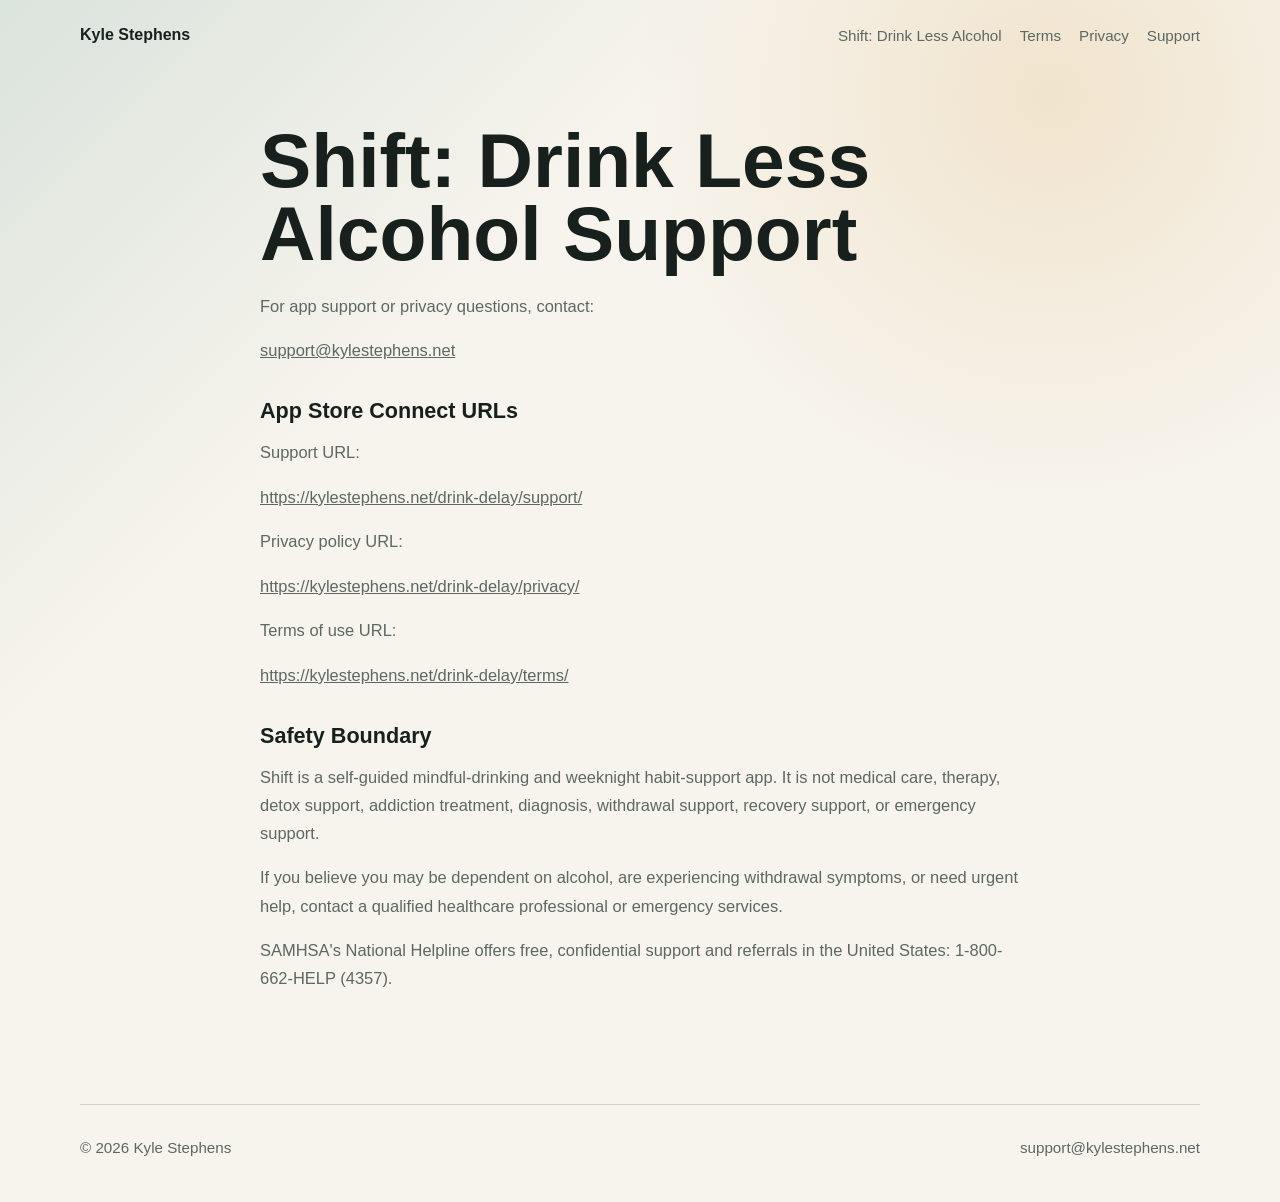
<file: drink-delay/support/index.html>
<!doctype html>
<html lang="en">
  <head>
    <meta charset="utf-8">
    <meta name="viewport" content="width=device-width, initial-scale=1">
    <title>Shift: Drink Less Alcohol Support</title>
    <meta name="description" content="Support information for Shift: Drink Less Alcohol.">
    <link rel="icon" href="/assets/shift-tiktok-app-icon.png">
    <link rel="stylesheet" href="/styles-20260625.css">
  </head>
  <body>
    <header class="site-header">
      <a class="brand" href="/">Kyle Stephens</a>
      <nav class="nav" aria-label="Primary">
        <a href="/drink-delay/">Shift: Drink Less Alcohol</a>
        <a href="/drink-delay/terms/">Terms</a>
        <a href="/drink-delay/privacy/">Privacy</a>
        <a href="/drink-delay/support/">Support</a>
      </nav>
    </header>

    <main class="legal-page">
      <h1>Shift: Drink Less Alcohol Support</h1>

      <p>For app support or privacy questions, contact:</p>
      <p><a href="mailto:support@kylestephens.net">support@kylestephens.net</a></p>

      <h2>App Store Connect URLs</h2>
      <p>Support URL:</p>
      <p><a href="https://kylestephens.net/drink-delay/support/">https://kylestephens.net/drink-delay/support/</a></p>
      <p>Privacy policy URL:</p>
      <p><a href="https://kylestephens.net/drink-delay/privacy/">https://kylestephens.net/drink-delay/privacy/</a></p>
      <p>Terms of use URL:</p>
      <p><a href="https://kylestephens.net/drink-delay/terms/">https://kylestephens.net/drink-delay/terms/</a></p>

      <h2>Safety Boundary</h2>
      <p>Shift is a self-guided mindful-drinking and weeknight habit-support app. It is not medical care, therapy, detox support, addiction treatment, diagnosis, withdrawal support, recovery support, or emergency support.</p>
      <p>If you believe you may be dependent on alcohol, are experiencing withdrawal symptoms, or need urgent help, contact a qualified healthcare professional or emergency services.</p>
      <p>SAMHSA's National Helpline offers free, confidential support and referrals in the United States: 1-800-662-HELP (4357).</p>
    </main>

    <footer class="site-footer">
      <span>&copy; 2026 Kyle Stephens</span>
      <span><a href="mailto:support@kylestephens.net">support@kylestephens.net</a></span>
    </footer>
  </body>
</html>
</file>
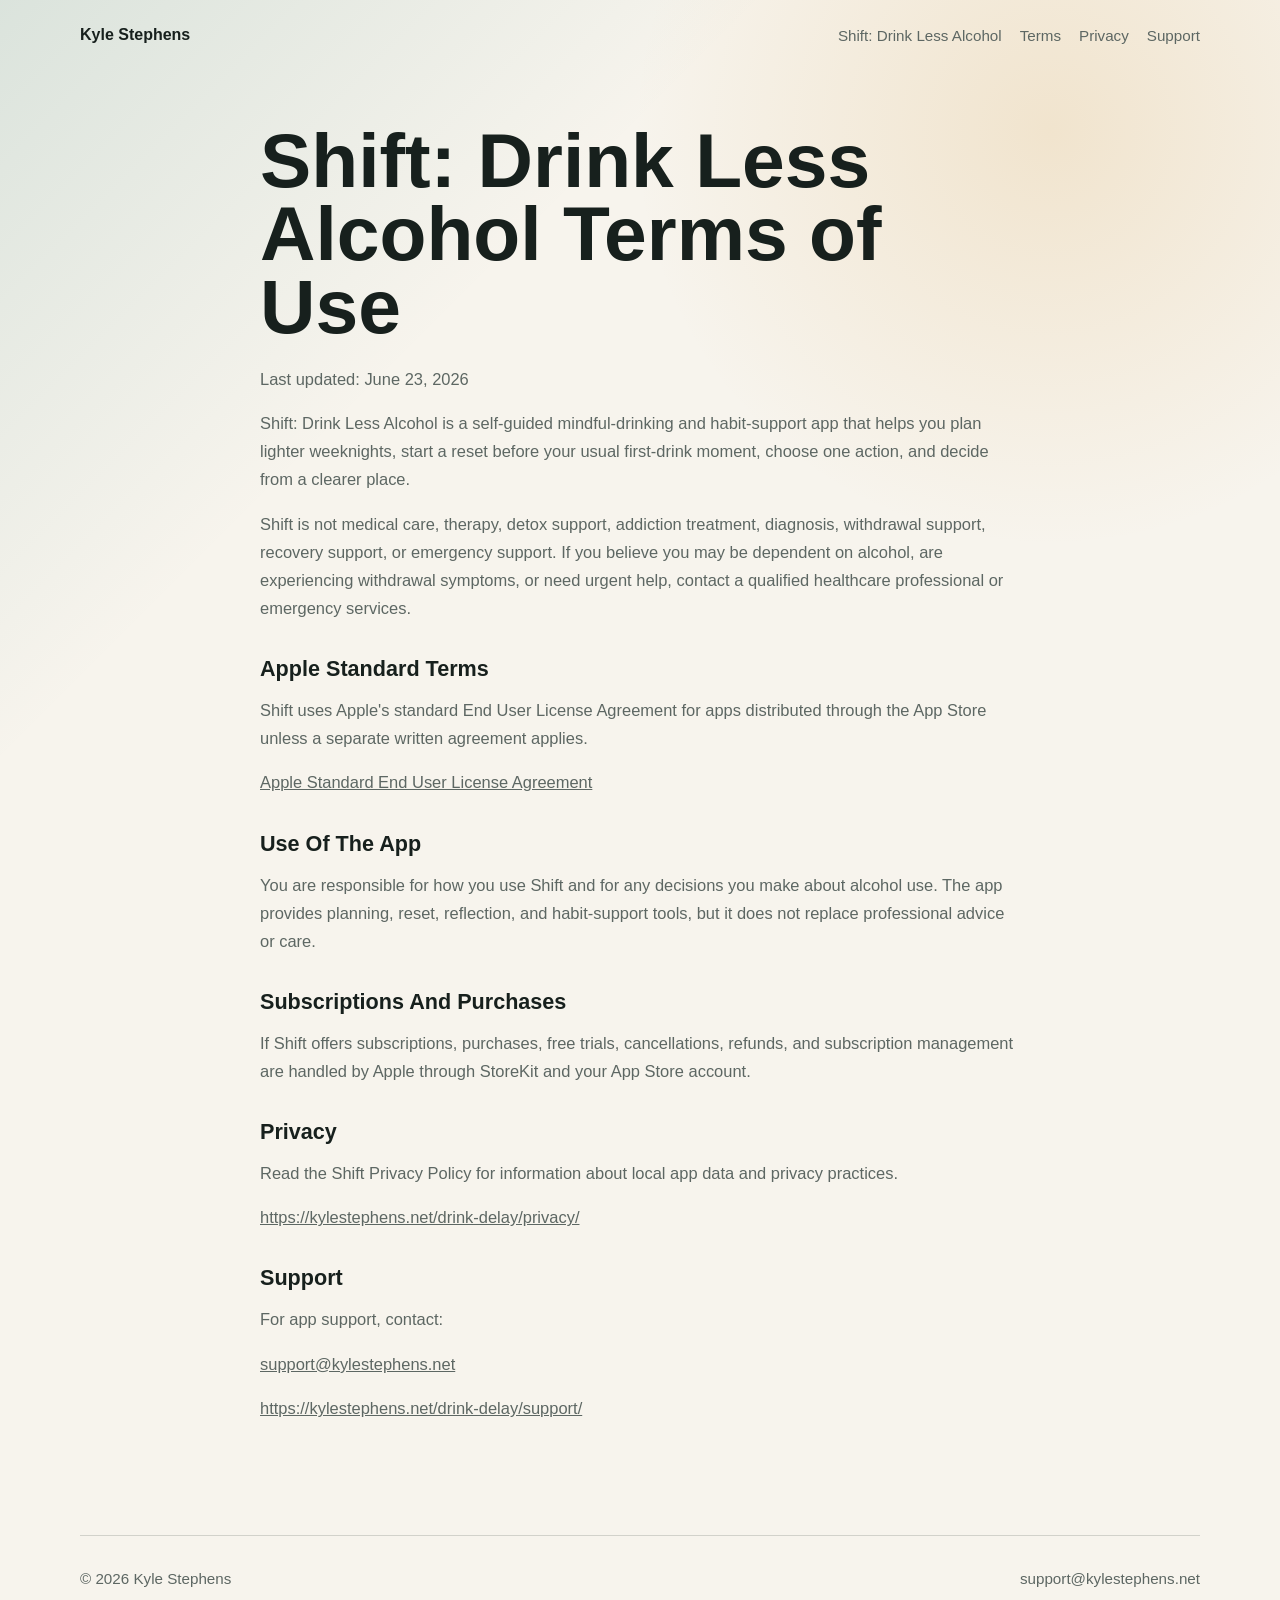
<file: drink-delay/terms/index.html>
<!doctype html>
<html lang="en">
  <head>
    <meta charset="utf-8">
    <meta name="viewport" content="width=device-width, initial-scale=1">
    <title>Shift: Drink Less Alcohol Terms of Use</title>
    <meta name="description" content="Terms of use for Shift: Drink Less Alcohol.">
    <link rel="icon" href="/assets/shift-tiktok-app-icon.png">
    <link rel="stylesheet" href="/styles-20260625.css">
  </head>
  <body>
    <header class="site-header">
      <a class="brand" href="/">Kyle Stephens</a>
      <nav class="nav" aria-label="Primary">
        <a href="/drink-delay/">Shift: Drink Less Alcohol</a>
        <a href="/drink-delay/terms/">Terms</a>
        <a href="/drink-delay/privacy/">Privacy</a>
        <a href="/drink-delay/support/">Support</a>
      </nav>
    </header>

    <main class="legal-page">
      <h1>Shift: Drink Less Alcohol Terms of Use</h1>
      <p>Last updated: June 23, 2026</p>

      <p>Shift: Drink Less Alcohol is a self-guided mindful-drinking and habit-support app that helps you plan lighter weeknights, start a reset before your usual first-drink moment, choose one action, and decide from a clearer place.</p>

      <p>Shift is not medical care, therapy, detox support, addiction treatment, diagnosis, withdrawal support, recovery support, or emergency support. If you believe you may be dependent on alcohol, are experiencing withdrawal symptoms, or need urgent help, contact a qualified healthcare professional or emergency services.</p>

      <h2>Apple Standard Terms</h2>
      <p>Shift uses Apple's standard End User License Agreement for apps distributed through the App Store unless a separate written agreement applies.</p>
      <p><a href="https://www.apple.com/legal/internet-services/itunes/dev/stdeula/">Apple Standard End User License Agreement</a></p>

      <h2>Use Of The App</h2>
      <p>You are responsible for how you use Shift and for any decisions you make about alcohol use. The app provides planning, reset, reflection, and habit-support tools, but it does not replace professional advice or care.</p>

      <h2>Subscriptions And Purchases</h2>
      <p>If Shift offers subscriptions, purchases, free trials, cancellations, refunds, and subscription management are handled by Apple through StoreKit and your App Store account.</p>

      <h2>Privacy</h2>
      <p>Read the Shift Privacy Policy for information about local app data and privacy practices.</p>
      <p><a href="https://kylestephens.net/drink-delay/privacy/">https://kylestephens.net/drink-delay/privacy/</a></p>

      <h2>Support</h2>
      <p>For app support, contact:</p>
      <p><a href="mailto:support@kylestephens.net">support@kylestephens.net</a></p>
      <p><a href="https://kylestephens.net/drink-delay/support/">https://kylestephens.net/drink-delay/support/</a></p>
    </main>

    <footer class="site-footer">
      <span>&copy; 2026 Kyle Stephens</span>
      <span><a href="mailto:support@kylestephens.net">support@kylestephens.net</a></span>
    </footer>
  </body>
</html>
</file>
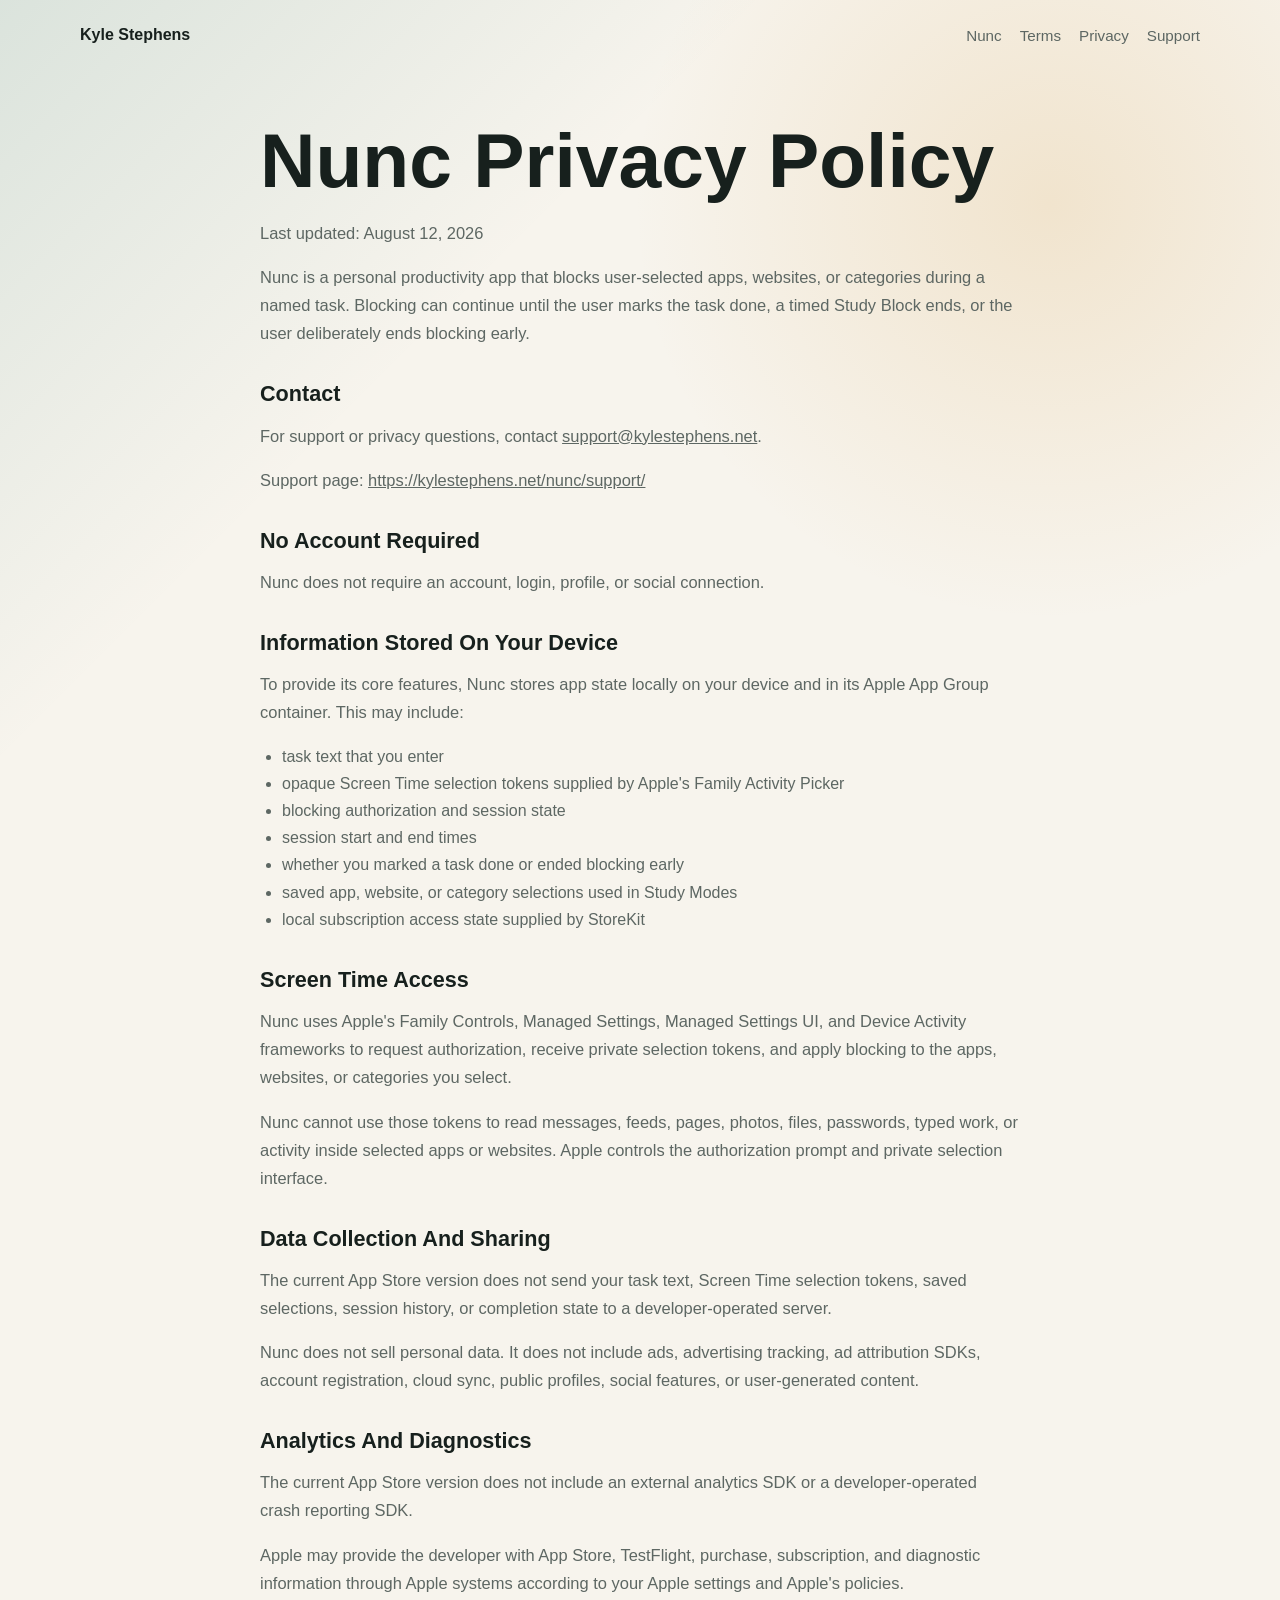
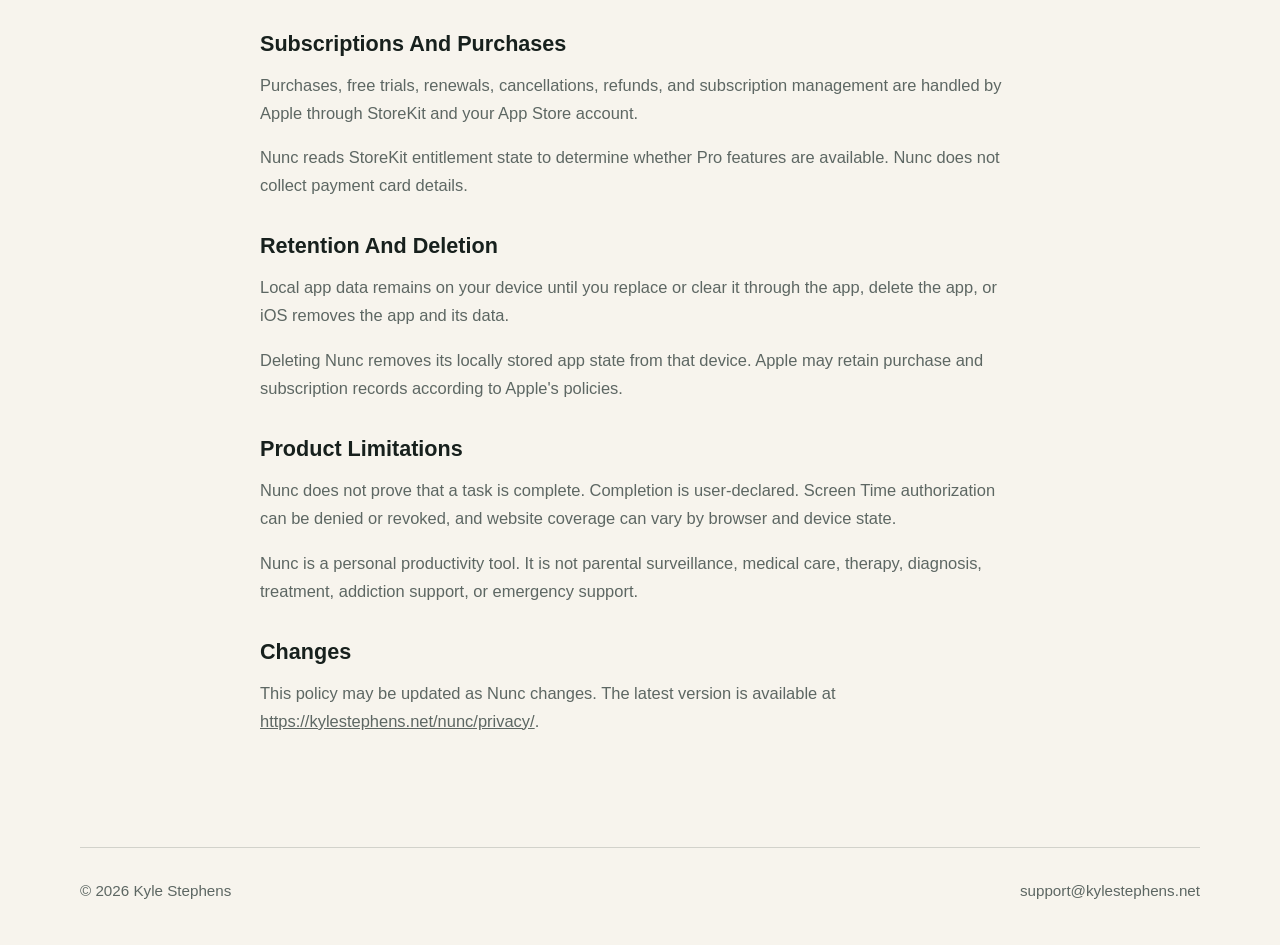
<file: nunc/privacy/index.html>
<!doctype html>
<html lang="en">
  <head>
    <meta charset="utf-8">
    <meta name="viewport" content="width=device-width, initial-scale=1">
    <title>Nunc Privacy Policy</title>
    <meta name="description" content="Privacy policy for Nunc: Screen Time Control.">
    <link rel="icon" href="/assets/one-task-app-icon.png">
    <link rel="stylesheet" href="/styles-20260625.css">
  </head>
  <body>
    <header class="site-header">
      <a class="brand" href="/">Kyle Stephens</a>
      <nav class="nav" aria-label="Primary">
        <a href="/nunc/">Nunc</a>
        <a href="https://www.apple.com/legal/internet-services/itunes/dev/stdeula/">Terms</a>
        <a href="/nunc/privacy/">Privacy</a>
        <a href="/nunc/support/">Support</a>
      </nav>
    </header>

    <main class="legal-page">
      <h1>Nunc Privacy Policy</h1>
      <p>Last updated: August 12, 2026</p>

      <p>Nunc is a personal productivity app that blocks user-selected apps, websites, or categories during a named task. Blocking can continue until the user marks the task done, a timed Study Block ends, or the user deliberately ends blocking early.</p>

      <h2>Contact</h2>
      <p>For support or privacy questions, contact <a href="mailto:support@kylestephens.net">support@kylestephens.net</a>.</p>
      <p>Support page: <a href="https://kylestephens.net/nunc/support/">https://kylestephens.net/nunc/support/</a></p>

      <h2>No Account Required</h2>
      <p>Nunc does not require an account, login, profile, or social connection.</p>

      <h2>Information Stored On Your Device</h2>
      <p>To provide its core features, Nunc stores app state locally on your device and in its Apple App Group container. This may include:</p>
      <ul>
        <li>task text that you enter</li>
        <li>opaque Screen Time selection tokens supplied by Apple's Family Activity Picker</li>
        <li>blocking authorization and session state</li>
        <li>session start and end times</li>
        <li>whether you marked a task done or ended blocking early</li>
        <li>saved app, website, or category selections used in Study Modes</li>
        <li>local subscription access state supplied by StoreKit</li>
      </ul>

      <h2>Screen Time Access</h2>
      <p>Nunc uses Apple's Family Controls, Managed Settings, Managed Settings UI, and Device Activity frameworks to request authorization, receive private selection tokens, and apply blocking to the apps, websites, or categories you select.</p>
      <p>Nunc cannot use those tokens to read messages, feeds, pages, photos, files, passwords, typed work, or activity inside selected apps or websites. Apple controls the authorization prompt and private selection interface.</p>

      <h2>Data Collection And Sharing</h2>
      <p>The current App Store version does not send your task text, Screen Time selection tokens, saved selections, session history, or completion state to a developer-operated server.</p>
      <p>Nunc does not sell personal data. It does not include ads, advertising tracking, ad attribution SDKs, account registration, cloud sync, public profiles, social features, or user-generated content.</p>

      <h2>Analytics And Diagnostics</h2>
      <p>The current App Store version does not include an external analytics SDK or a developer-operated crash reporting SDK.</p>
      <p>Apple may provide the developer with App Store, TestFlight, purchase, subscription, and diagnostic information through Apple systems according to your Apple settings and Apple's policies.</p>

      <h2>Subscriptions And Purchases</h2>
      <p>Purchases, free trials, renewals, cancellations, refunds, and subscription management are handled by Apple through StoreKit and your App Store account.</p>
      <p>Nunc reads StoreKit entitlement state to determine whether Pro features are available. Nunc does not collect payment card details.</p>

      <h2>Retention And Deletion</h2>
      <p>Local app data remains on your device until you replace or clear it through the app, delete the app, or iOS removes the app and its data.</p>
      <p>Deleting Nunc removes its locally stored app state from that device. Apple may retain purchase and subscription records according to Apple's policies.</p>

      <h2>Product Limitations</h2>
      <p>Nunc does not prove that a task is complete. Completion is user-declared. Screen Time authorization can be denied or revoked, and website coverage can vary by browser and device state.</p>
      <p>Nunc is a personal productivity tool. It is not parental surveillance, medical care, therapy, diagnosis, treatment, addiction support, or emergency support.</p>

      <h2>Changes</h2>
      <p>This policy may be updated as Nunc changes. The latest version is available at <a href="https://kylestephens.net/nunc/privacy/">https://kylestephens.net/nunc/privacy/</a>.</p>
    </main>

    <footer class="site-footer">
      <span>&copy; 2026 Kyle Stephens</span>
      <span><a href="mailto:support@kylestephens.net">support@kylestephens.net</a></span>
    </footer>
  </body>
</html>
</file>
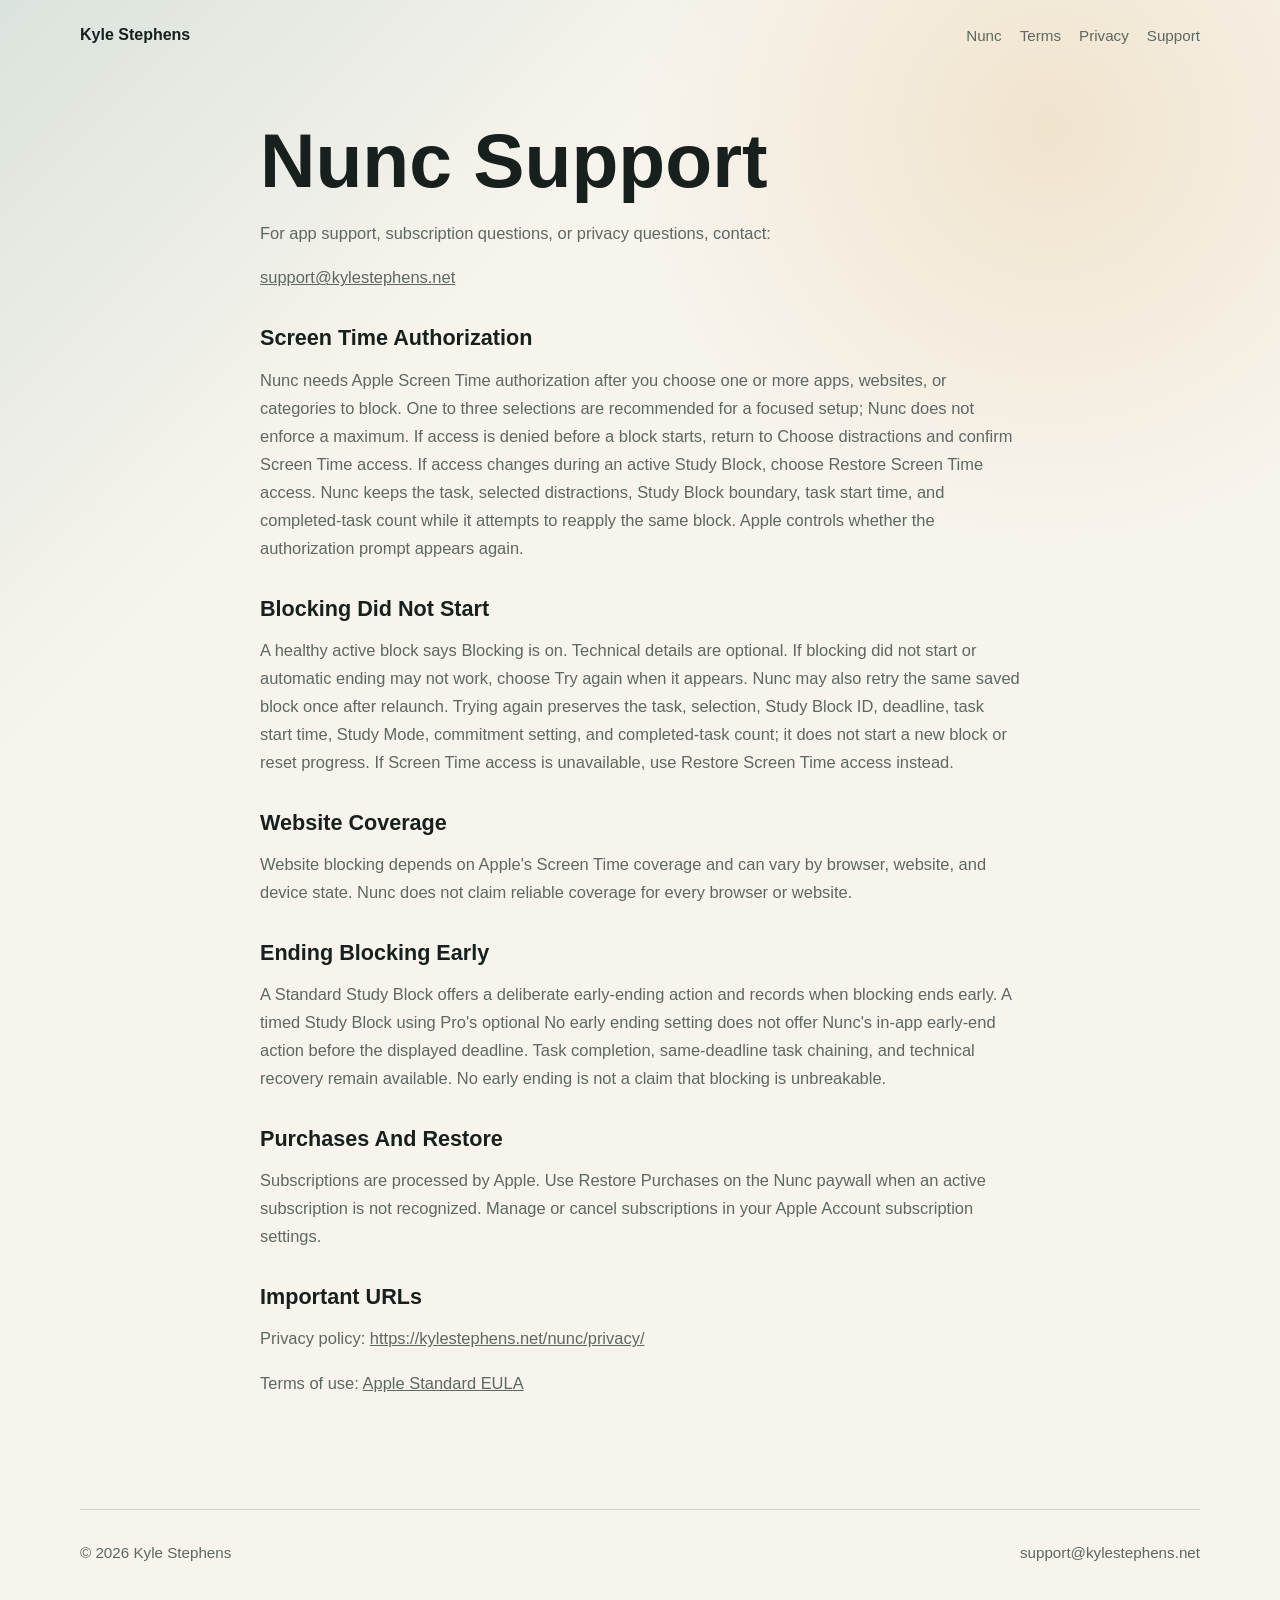
<file: nunc/support/index.html>
<!doctype html>
<html lang="en">
  <head>
    <meta charset="utf-8">
    <meta name="viewport" content="width=device-width, initial-scale=1">
    <title>Nunc Support</title>
    <meta name="description" content="Support information for Nunc: Screen Time Control.">
    <link rel="icon" href="/assets/one-task-app-icon.png">
    <link rel="stylesheet" href="/styles-20260625.css">
  </head>
  <body>
    <header class="site-header">
      <a class="brand" href="/">Kyle Stephens</a>
      <nav class="nav" aria-label="Primary">
        <a href="/nunc/">Nunc</a>
        <a href="https://www.apple.com/legal/internet-services/itunes/dev/stdeula/">Terms</a>
        <a href="/nunc/privacy/">Privacy</a>
        <a href="/nunc/support/">Support</a>
      </nav>
    </header>

    <main class="legal-page">
      <h1>Nunc Support</h1>

      <p>For app support, subscription questions, or privacy questions, contact:</p>
      <p><a href="mailto:support@kylestephens.net">support@kylestephens.net</a></p>

      <h2>Screen Time Authorization</h2>
      <p>Nunc needs Apple Screen Time authorization after you choose one or more apps, websites, or categories to block. One to three selections are recommended for a focused setup; Nunc does not enforce a maximum. If access is denied before a block starts, return to Choose distractions and confirm Screen Time access. If access changes during an active Study Block, choose Restore Screen Time access. Nunc keeps the task, selected distractions, Study Block boundary, task start time, and completed-task count while it attempts to reapply the same block. Apple controls whether the authorization prompt appears again.</p>

      <h2>Blocking Did Not Start</h2>
      <p>A healthy active block says Blocking is on. Technical details are optional. If blocking did not start or automatic ending may not work, choose Try again when it appears. Nunc may also retry the same saved block once after relaunch. Trying again preserves the task, selection, Study Block ID, deadline, task start time, Study Mode, commitment setting, and completed-task count; it does not start a new block or reset progress. If Screen Time access is unavailable, use Restore Screen Time access instead.</p>

      <h2>Website Coverage</h2>
      <p>Website blocking depends on Apple's Screen Time coverage and can vary by browser, website, and device state. Nunc does not claim reliable coverage for every browser or website.</p>

      <h2>Ending Blocking Early</h2>
      <p>A Standard Study Block offers a deliberate early-ending action and records when blocking ends early. A timed Study Block using Pro's optional No early ending setting does not offer Nunc's in-app early-end action before the displayed deadline. Task completion, same-deadline task chaining, and technical recovery remain available. No early ending is not a claim that blocking is unbreakable.</p>

      <h2>Purchases And Restore</h2>
      <p>Subscriptions are processed by Apple. Use Restore Purchases on the Nunc paywall when an active subscription is not recognized. Manage or cancel subscriptions in your Apple Account subscription settings.</p>

      <h2>Important URLs</h2>
      <p>Privacy policy: <a href="https://kylestephens.net/nunc/privacy/">https://kylestephens.net/nunc/privacy/</a></p>
      <p>Terms of use: <a href="https://www.apple.com/legal/internet-services/itunes/dev/stdeula/">Apple Standard EULA</a></p>
    </main>

    <footer class="site-footer">
      <span>&copy; 2026 Kyle Stephens</span>
      <span><a href="mailto:support@kylestephens.net">support@kylestephens.net</a></span>
    </footer>
  </body>
</html>
</file>
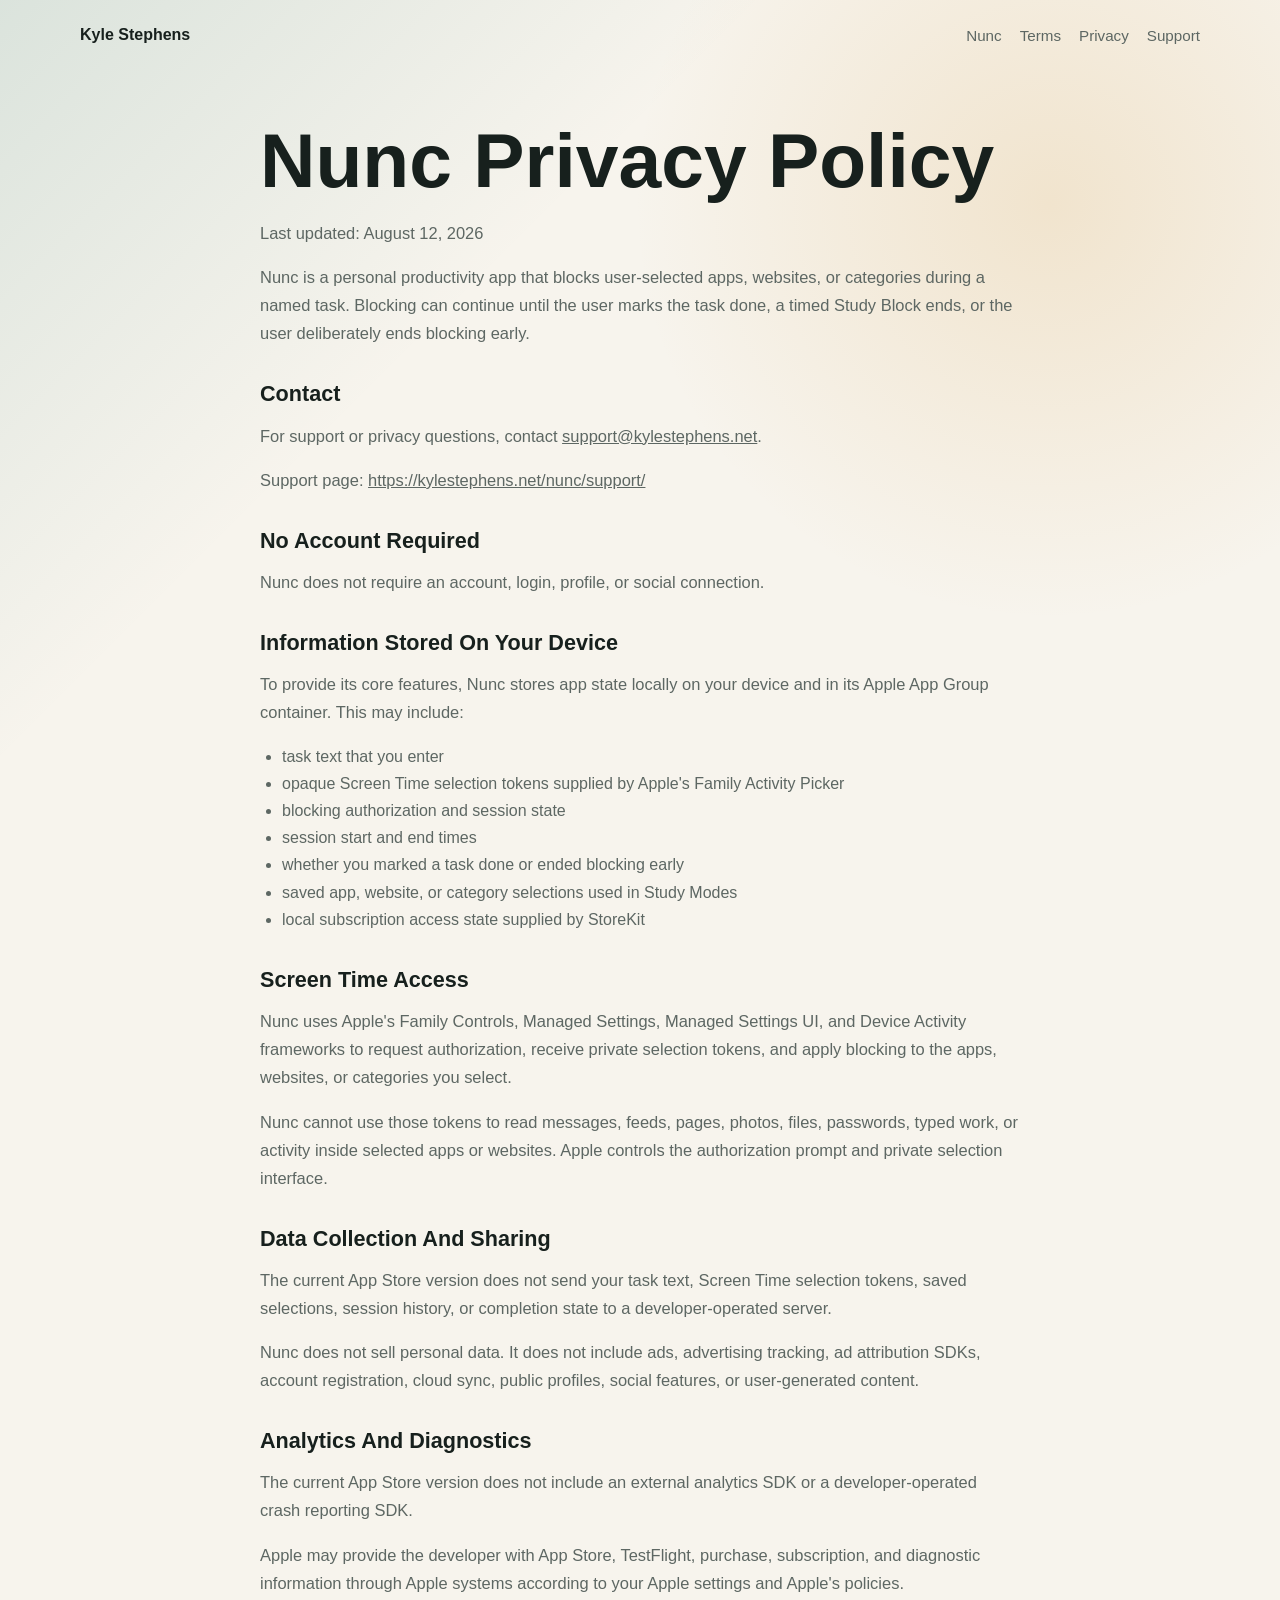
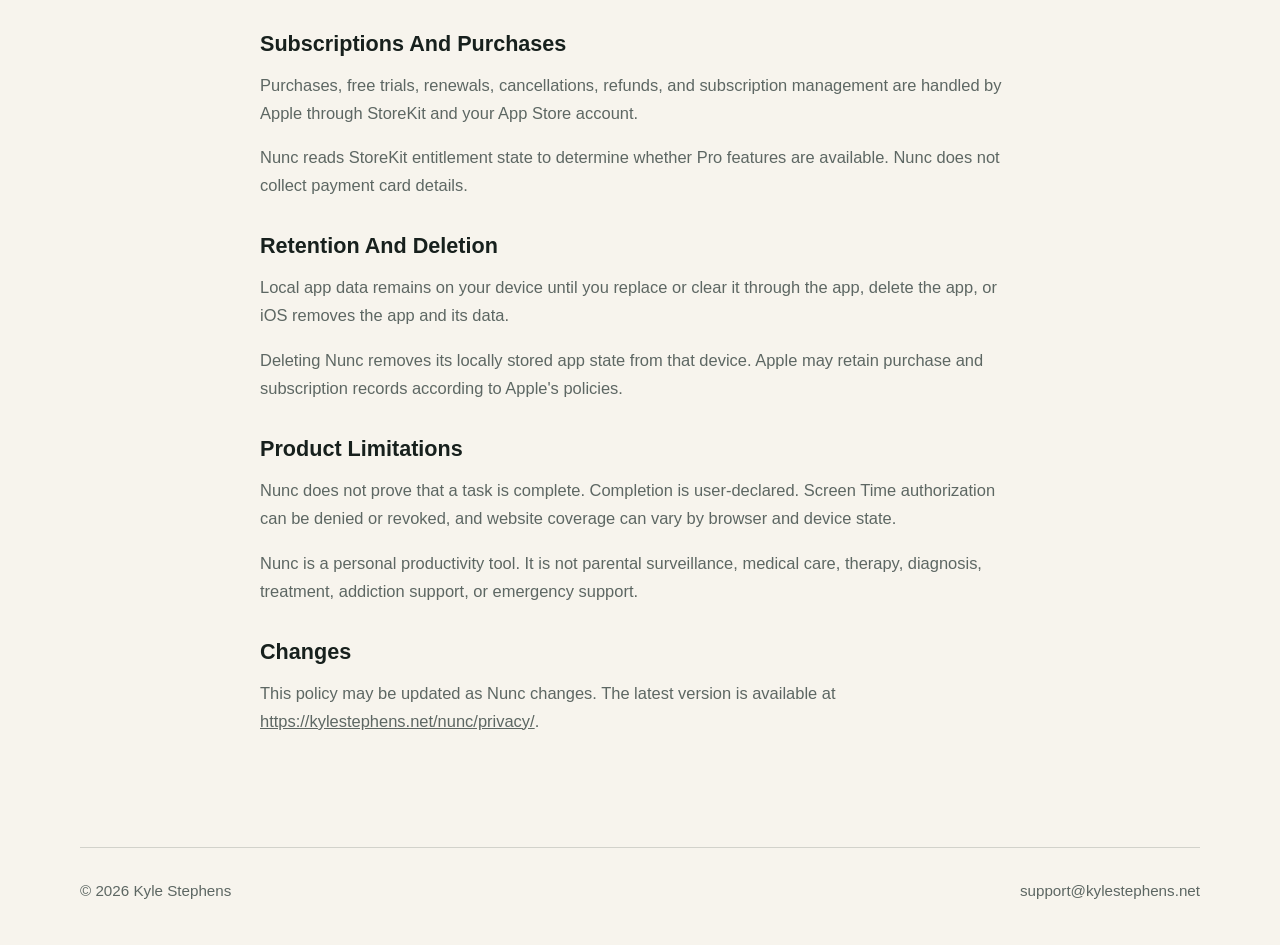
<file: one-task/privacy/index.html>
<!doctype html>
<html lang="en">
  <head>
    <meta charset="utf-8">
    <meta name="viewport" content="width=device-width, initial-scale=1">
    <title>Nunc Privacy Policy</title>
    <meta name="description" content="The Nunc Privacy Policy has moved to its canonical website.">
    <link rel="canonical" href="https://kylestephens.net/nunc/privacy/">
    <meta http-equiv="refresh" content="0; url=/nunc/privacy/">
    <link rel="icon" href="/assets/one-task-app-icon.png">
    <link rel="stylesheet" href="/styles-20260625.css">
  </head>
  <body>
    <main class="legal-page">
      <h1>Nunc Privacy Policy</h1>
      <p>This page has moved to <a href="/nunc/privacy/">Nunc Privacy Policy</a>.</p>
    </main>
  </body>
</html>
</file>
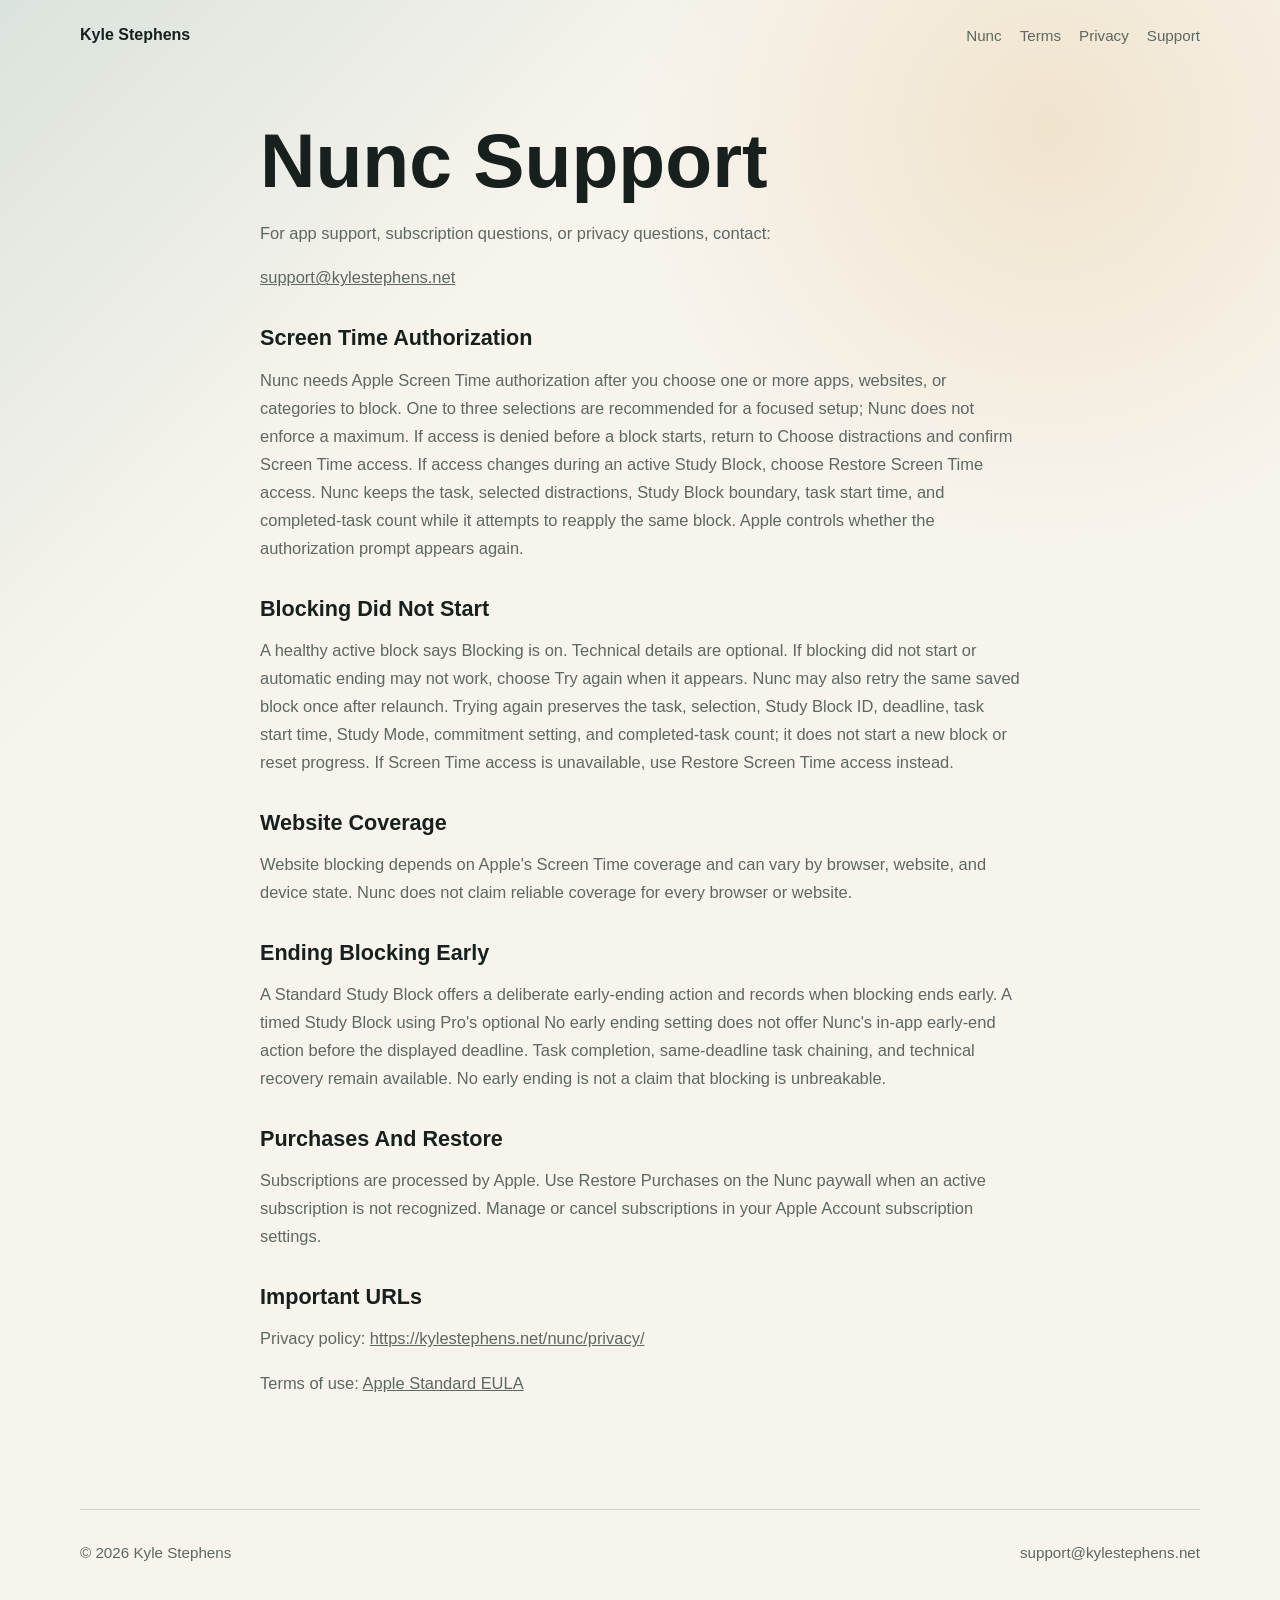
<file: one-task/support/index.html>
<!doctype html>
<html lang="en">
  <head>
    <meta charset="utf-8">
    <meta name="viewport" content="width=device-width, initial-scale=1">
    <title>Nunc Support</title>
    <meta name="description" content="Nunc Support has moved to its canonical website.">
    <link rel="canonical" href="https://kylestephens.net/nunc/support/">
    <meta http-equiv="refresh" content="0; url=/nunc/support/">
    <link rel="icon" href="/assets/one-task-app-icon.png">
    <link rel="stylesheet" href="/styles-20260625.css">
  </head>
  <body>
    <main class="legal-page">
      <h1>Nunc Support</h1>
      <p>This page has moved to <a href="/nunc/support/">Nunc Support</a>.</p>
    </main>
  </body>
</html>
</file>
<file: styles-20260625.css>
:root {
  color-scheme: light;
  --bg: #f7f4ed;
  --ink: #17201d;
  --muted: #5d6763;
  --line: rgba(23, 32, 29, 0.16);
  --panel: rgba(255, 255, 255, 0.72);
  --teal: #0e6b63;
  --teal-dark: #0b403d;
  --gold: #d59b3f;
  --cream: #fffaf0;
}

* {
  box-sizing: border-box;
}

html {
  scroll-behavior: smooth;
}

body {
  margin: 0;
  font-family: ui-sans-serif, -apple-system, BlinkMacSystemFont, "Segoe UI", sans-serif;
  background:
    linear-gradient(135deg, rgba(14, 107, 99, 0.12), transparent 34rem),
    radial-gradient(circle at 82% 8%, rgba(213, 155, 63, 0.18), transparent 26rem),
    var(--bg);
  color: var(--ink);
}

a {
  color: inherit;
}

.site-header {
  width: min(1120px, calc(100% - 40px));
  margin: 0 auto;
  padding: 26px 0;
  display: flex;
  align-items: center;
  justify-content: space-between;
  gap: 18px;
}

.brand {
  font-weight: 750;
  letter-spacing: 0;
  text-decoration: none;
}

.nav {
  display: flex;
  align-items: center;
  gap: 18px;
  color: var(--muted);
  font-size: 0.95rem;
}

.nav a {
  text-decoration: none;
}

.nav a:hover {
  color: var(--ink);
}

main {
  width: min(1120px, calc(100% - 40px));
  margin: 0 auto;
}

.hero {
  min-height: calc(100svh - 84px);
  display: grid;
  grid-template-columns: minmax(0, 1.05fr) minmax(280px, 0.95fr);
  align-items: center;
  gap: 56px;
  padding: 42px 0 78px;
}

.eyebrow {
  margin: 0 0 18px;
  color: var(--teal);
  font-weight: 750;
  text-transform: uppercase;
  letter-spacing: 0.08em;
  font-size: 0.76rem;
}

h1 {
  margin: 0;
  font-size: clamp(3.2rem, 8vw, 7.25rem);
  line-height: 0.9;
  letter-spacing: 0;
}

.hero-copy {
  margin: 24px 0 0;
  color: var(--muted);
  font-size: clamp(1.1rem, 2vw, 1.36rem);
  line-height: 1.55;
  max-width: 620px;
}

.actions {
  display: flex;
  flex-wrap: wrap;
  gap: 12px;
  margin-top: 32px;
}

.button {
  min-height: 46px;
  display: inline-flex;
  align-items: center;
  justify-content: center;
  border-radius: 999px;
  padding: 0 20px;
  border: 1px solid var(--ink);
  text-decoration: none;
  font-weight: 720;
  transition: transform 180ms ease, background 180ms ease, color 180ms ease;
}

.button.primary {
  background: var(--ink);
  color: var(--cream);
}

.button:hover {
  transform: translateY(-2px);
}

.visual {
  position: relative;
  min-height: 460px;
  display: grid;
  place-items: center;
}

.visual:empty::before {
  content: "";
  position: absolute;
  width: min(88%, 440px);
  aspect-ratio: 1;
  border-radius: 50%;
  background:
    radial-gradient(circle at 38% 34%, rgba(255, 250, 240, 0.95), transparent 28%),
    conic-gradient(from 215deg, var(--teal), #f6d39b, #f4efe3, var(--teal));
  filter: saturate(0.9);
  box-shadow: 0 36px 90px rgba(14, 107, 99, 0.22);
  animation: breathe 9s ease-in-out infinite;
}

.app-icon {
  position: relative;
  width: min(58%, 260px);
  border-radius: 28%;
  box-shadow: 0 26px 70px rgba(23, 32, 29, 0.24);
  animation: lift 700ms ease both;
}

.section {
  padding: 78px 0;
  border-top: 1px solid var(--line);
}

.section-grid {
  display: grid;
  grid-template-columns: 0.7fr 1.3fr;
  gap: 56px;
}

h2 {
  margin: 0;
  font-size: clamp(2rem, 4vw, 3.35rem);
  line-height: 1;
  letter-spacing: 0;
}

h3 {
  margin: 0 0 10px;
  font-size: 1.1rem;
}

p {
  color: var(--muted);
  font-size: 1.03rem;
  line-height: 1.7;
}

.app-list {
  display: grid;
  gap: 28px;
}

.app-row {
  display: grid;
  grid-template-columns: 84px minmax(0, 1fr);
  gap: 18px;
  align-items: center;
  text-decoration: none;
  padding: 22px 0;
  border-top: 1px solid var(--line);
}

.app-row:first-child {
  border-top: 0;
  padding-top: 0;
}

.app-row img {
  width: 84px;
  height: 84px;
  border-radius: 24px;
  box-shadow: 0 16px 36px rgba(23, 32, 29, 0.16);
}

.app-mark {
  width: 84px;
  height: 84px;
  border-radius: 24px;
  box-shadow: 0 16px 36px rgba(23, 32, 29, 0.16);
}

.circadian-mark {
  background:
    radial-gradient(circle at 35% 32%, rgba(255, 255, 255, 0.88), transparent 24%),
    linear-gradient(135deg, #fff4dc, #ffbd55 36%, #ef6443 62%, #17203c 100%);
}

.app-row p {
  margin: 0;
}

.legal-page {
  max-width: 760px;
  padding: 54px 0 96px;
}

.legal-page h1 {
  font-size: clamp(2.5rem, 7vw, 4.8rem);
  line-height: 0.95;
  margin-bottom: 22px;
}

.legal-page h2 {
  font-size: 1.35rem;
  margin: 36px 0 10px;
}

.legal-page ul {
  color: var(--muted);
  line-height: 1.7;
  padding-left: 22px;
}

.site-footer {
  width: min(1120px, calc(100% - 40px));
  margin: 0 auto;
  padding: 34px 0 46px;
  border-top: 1px solid var(--line);
  color: var(--muted);
  display: flex;
  justify-content: space-between;
  gap: 18px;
  flex-wrap: wrap;
  font-size: 0.95rem;
}

.site-footer a {
  color: var(--muted);
  text-decoration: none;
}

.site-footer a:hover {
  color: var(--ink);
}

@keyframes breathe {
  0%, 100% { transform: scale(1) rotate(0deg); }
  50% { transform: scale(1.035) rotate(4deg); }
}

@keyframes lift {
  from {
    opacity: 0;
    transform: translateY(16px);
  }
  to {
    opacity: 1;
    transform: translateY(0);
  }
}

@media (max-width: 780px) {
  .site-header {
    align-items: flex-start;
    flex-direction: column;
  }

  .nav {
    gap: 14px;
    flex-wrap: wrap;
  }

  .hero {
    min-height: auto;
    grid-template-columns: 1fr;
    padding: 28px 0 62px;
    gap: 24px;
  }

  .visual {
    min-height: 300px;
    order: -1;
  }

  .app-icon {
    width: min(48%, 170px);
  }

  .section-grid {
    grid-template-columns: 1fr;
    gap: 28px;
  }

  .app-row {
    grid-template-columns: 66px minmax(0, 1fr);
  }

  .app-row img {
    width: 66px;
    height: 66px;
    border-radius: 19px;
  }
}
</file>
